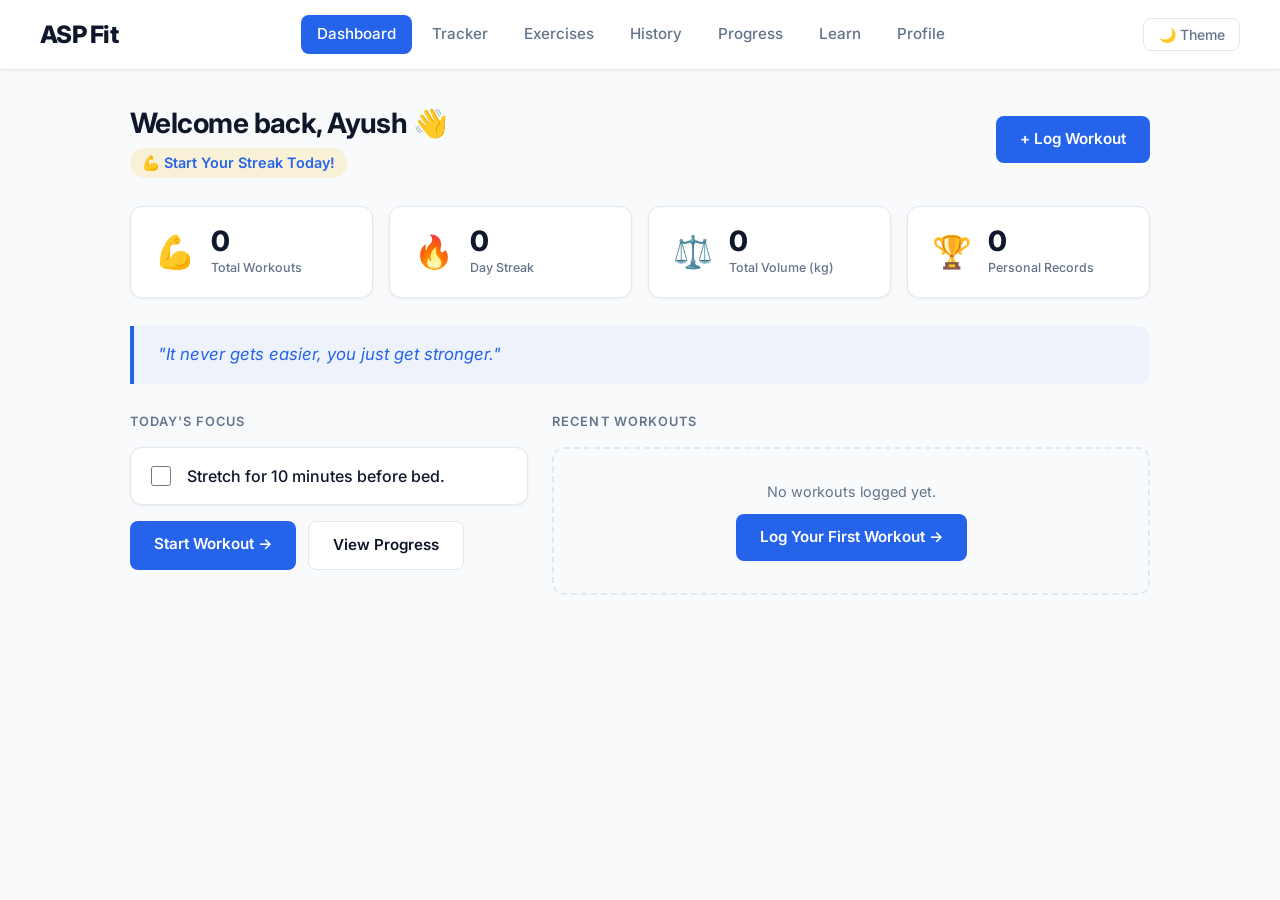
<file: index.html>
<!DOCTYPE html>
<html lang="en">
<head>
    <meta charset="UTF-8">
    <meta name="viewport" content="width=device-width, initial-scale=1.0">
    <meta name="description" content="ASP Fit - A premium, science-backed fitness tracking web app. Track workouts, exercises, history, and progress all in one place.">
    <meta name="theme-color" content="#1a1a1a">
    <title>ASP Fit | Dashboard</title>
    <link rel="stylesheet" href="CSS/main.css">
    <link rel="stylesheet" href="CSS/components.css">
    <link rel="stylesheet" href="CSS/animations.css">
    <link rel="stylesheet" href="CSS/pages.css">
    <!-- Anti-flicker: apply dark theme before first paint -->
    <script>if(localStorage.getItem('theme')==='dark')document.documentElement.classList.add('dark-theme');</script>
    <link rel="manifest" href="manifest.json">
</head>
<body>

    <!-- Top Navigation Bar -->
    <nav class="sidebar">
        <div class="logo">
            <h2>ASP Fit</h2>
        </div>
        <ul class="nav-links">
            <li><a href="index.html" class="active">Dashboard</a></li>
            <li><a href="tracker.html">Tracker</a></li>
            <li><a href="exercises.html">Exercises</a></li>
            <li><a href="history.html">History</a></li>
            <li><a href="progress.html">Progress</a></li>
            <li><a href="learn.html">Learn</a></li>
            <li><a href="profile.html">Profile</a></li>
        </ul>
        <button class="nav-theme-btn" onclick="toggleTheme()">🌙 Theme</button>
    </nav>

    <!-- Main Dashboard Content -->
    <main class="dashboard-content" role="main">

        <!-- Welcome Header -->
        <header class="dashboard-header">
            <div>
                <h1>Welcome back, Ayush 👋</h1>
                <p id="streak-badge" class="streak-badge">💪 Start Your Streak Today!</p>
            </div>
            <a href="tracker.html" class="btn-primary" style="text-decoration:none;">+ Log Workout</a>
        </header>

        <!-- Stats Cards Row -->
        <section class="stats-grid">
            <div class="stat-card card">
                <div class="stat-icon">💪</div>
                <div class="stat-info">
                    <span class="stat-value" id="stat-workouts">0</span>
                    <span class="stat-label">Total Workouts</span>
                </div>
            </div>
            <div class="stat-card card">
                <div class="stat-icon">🔥</div>
                <div class="stat-info">
                    <span class="stat-value" id="stat-streak">0</span>
                    <span class="stat-label">Day Streak</span>
                </div>
            </div>
            <div class="stat-card card">
                <div class="stat-icon">⚖️</div>
                <div class="stat-info">
                    <span class="stat-value" id="stat-volume">0</span>
                    <span class="stat-label">Total Volume (kg)</span>
                </div>
            </div>
            <div class="stat-card card">
                <div class="stat-icon">🏆</div>
                <div class="stat-info">
                    <span class="stat-value" id="stat-prs">0</span>
                    <span class="stat-label">Personal Records</span>
                </div>
            </div>
        </section>

        <!-- Daily Motivation -->
        <section class="daily-quote-section">
            <blockquote id="daily-quote">
                "The only bad workout is the one that didn't happen."
            </blockquote>
        </section>

        <!-- Two column: Task + Recent -->
        <div class="dashboard-grid">

            <!-- Today's Focus -->
            <section class="daily-task-section">
                <h2>Today's Focus</h2>
                <div class="task-card card">
                    <input type="checkbox" id="daily-task-checkbox">
                    <label for="daily-task-checkbox" id="daily-task-text">Hit 10k steps today</label>
                </div>
                <!-- Quick Actions -->
                <div class="quick-actions">
                    <a href="tracker.html" class="btn-primary" style="text-decoration:none;">Start Workout →</a>
                    <a href="progress.html" class="btn-secondary" style="text-decoration:none;">View Progress</a>
                </div>
            </section>

            <!-- Recent Workouts -->
            <section class="recent-activity-section">
                <h2>Recent Workouts</h2>
                <div id="recent-workouts-list">
                    <!-- JS will render real workouts here -->
                </div>
            </section>

        </div>

    </main>

    <script src="JS/app.js"></script>
</body>
</html>
</file>
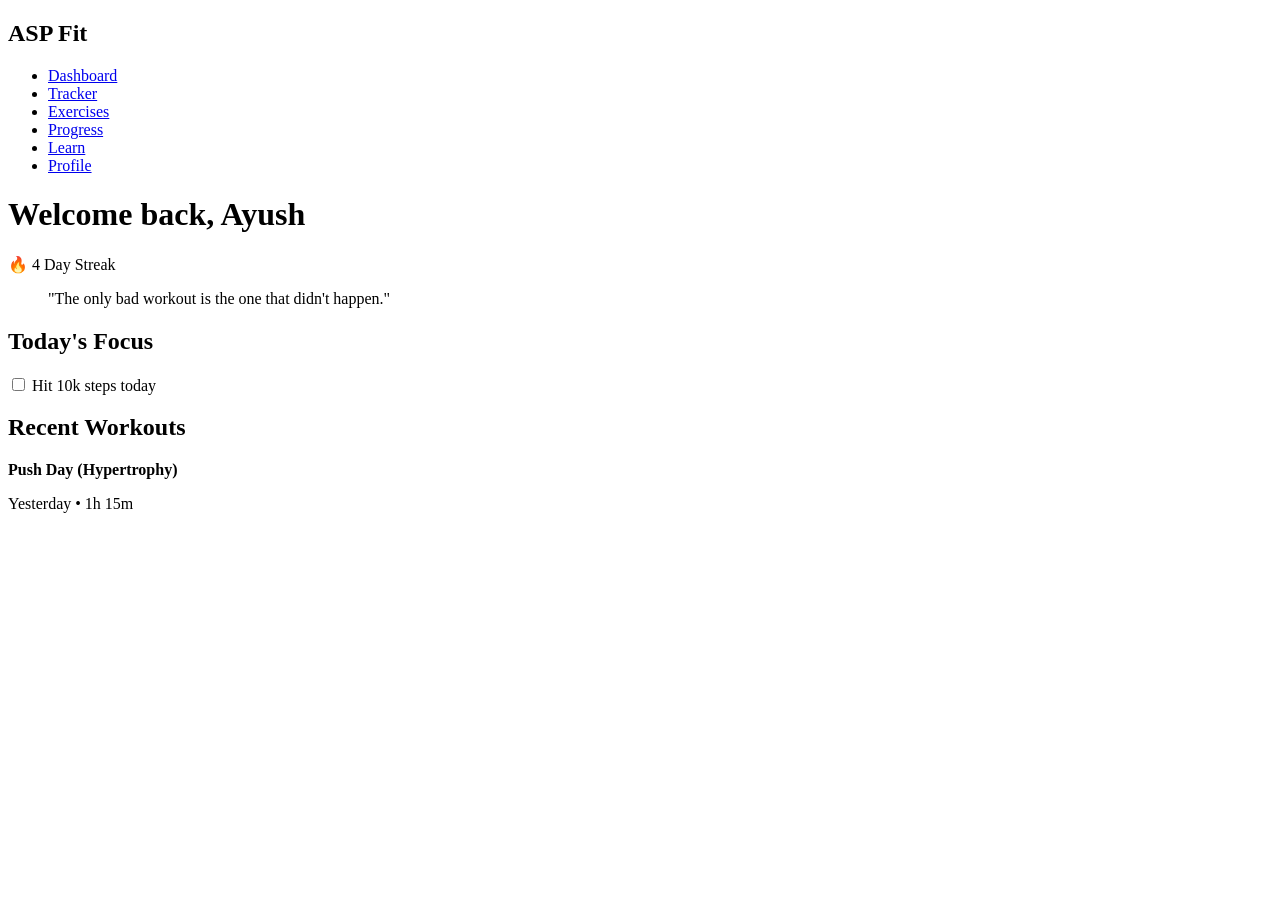
<file: HTML/index.html>
<!DOCTYPE html>
<html lang="en">
<head>
    <meta charset="UTF-8">
    <meta name="viewport" content="width=device-width, initial-scale=1.0">
    <title>ASP Fit | Dashboard</title>
    <!-- We will link CSS files here later -->
    <!-- <link rel="stylesheet" href="css/main.css"> -->
</head>
<body>
    
    <!-- Sidebar Navigation -->
    <nav class="sidebar">
        <div class="logo">
            <h2>ASP Fit</h2>
        </div>
        <ul class="nav-links">
            <li><a href="index.html" class="active">Dashboard</a></li>
            <li><a href="tracker.html">Tracker</a></li>
            <li><a href="exercises.html">Exercises</a></li>
            <li><a href="progress.html">Progress</a></li>
            <li><a href="learn.html">Learn</a></li>
            <li><a href="profile.html">Profile</a></li>
        </ul>
    </nav>

    <!-- Main Dashboard Content -->
    <main class="dashboard-content">
        
        <!-- Welcome Header -->
        <header class="dashboard-header">
            <h1>Welcome back, Ayush</h1>
            <p class="streak-badge">🔥 4 Day Streak</p>
        </header>

        <!-- Daily Motivation Section -->
        <section class="daily-quote-section">
            <blockquote id="daily-quote">
                "The only bad workout is the one that didn't happen."
            </blockquote>
        </section>

        <!-- Daily Task Section -->
        <section class="daily-task-section">
            <h2>Today's Focus</h2>
            <div class="task-card">
                <input type="checkbox" id="daily-task-checkbox">
                <label for="daily-task-checkbox" id="daily-task-text">Hit 10k steps today</label>
            </div>
        </section>

        <!-- Recent Activity Placeholder -->
        <section class="recent-activity-section">
            <h2>Recent Workouts</h2>
            <div class="activity-card">
                <p><strong>Push Day (Hypertrophy)</strong></p>
                <span>Yesterday • 1h 15m</span>
            </div>
        </section>

    </main>

</body>
</html>
</file>
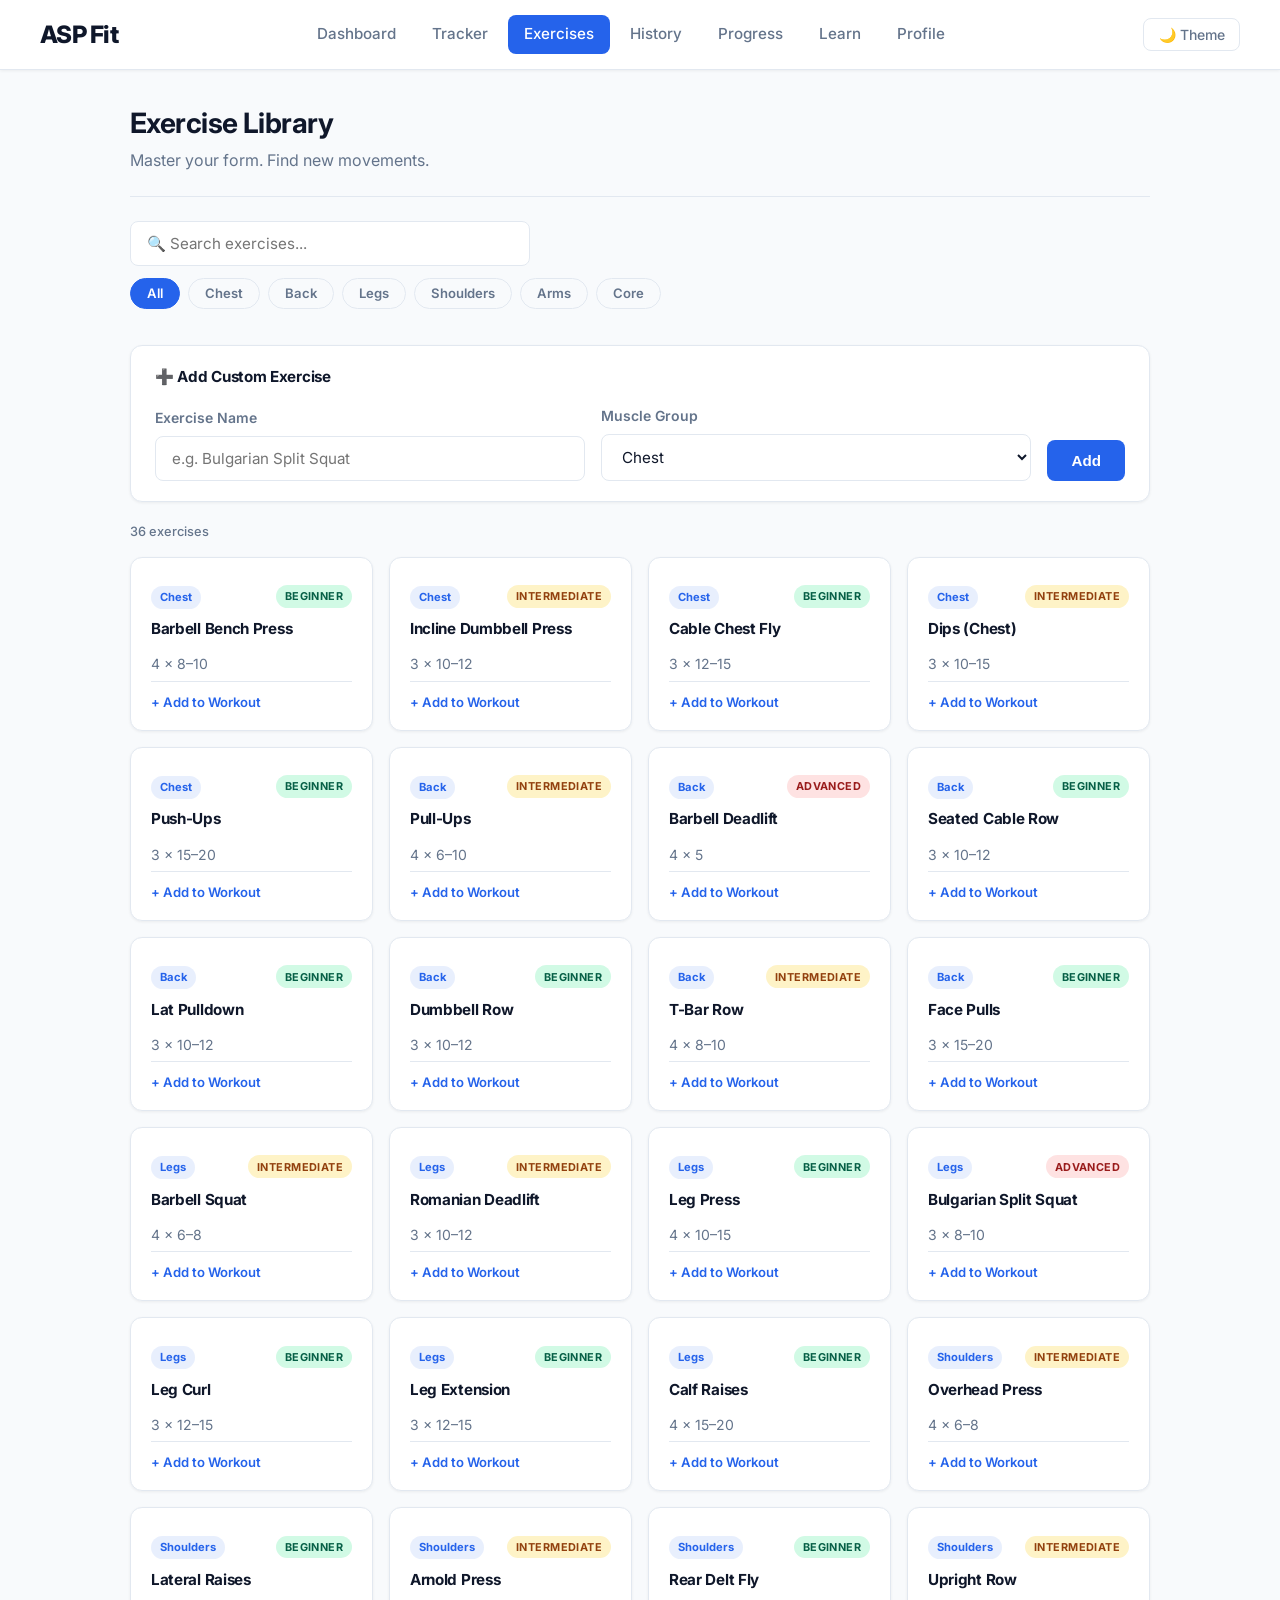
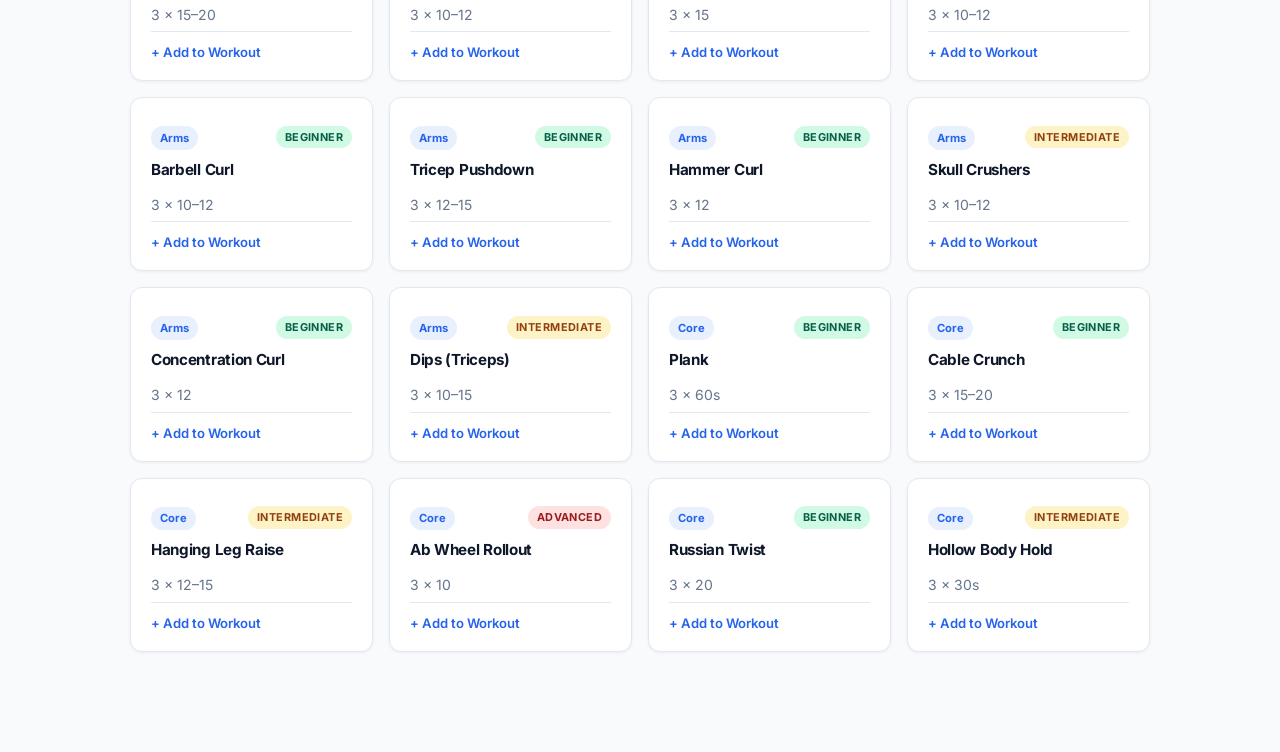
<file: exercises.html>
<!DOCTYPE html>
<html lang="en">
<head>
    <meta charset="UTF-8">
    <meta name="viewport" content="width=device-width, initial-scale=1.0">
    <title>ASP Fit | Exercise Library</title>
    <link rel="stylesheet" href="CSS/main.css">
    <link rel="stylesheet" href="CSS/components.css">
    <link rel="stylesheet" href="CSS/animations.css">
    <link rel="stylesheet" href="CSS/pages.css">
    <script>if(localStorage.getItem('theme')==='dark')document.documentElement.classList.add('dark-theme');</script>
    <link rel="manifest" href="manifest.json">
</head>
<body>

    <!-- Top Navigation Bar -->
    <nav class="sidebar">
        <div class="logo"><h2>ASP Fit</h2></div>
        <ul class="nav-links">
            <li><a href="index.html">Dashboard</a></li>
            <li><a href="tracker.html">Tracker</a></li>
            <li><a href="exercises.html" class="active">Exercises</a></li>
            <li><a href="history.html">History</a></li>
            <li><a href="progress.html">Progress</a></li>
            <li><a href="learn.html">Learn</a></li>
            <li><a href="profile.html">Profile</a></li>
        </ul>
        <button class="nav-theme-btn" onclick="toggleTheme()">🌙 Theme</button>
    </nav>

    <main class="exercises-content" role="main">

        <header class="exercises-header">
            <div>
                <h1>Exercise Library</h1>
                <p>Master your form. Find new movements.</p>
            </div>
        </header>

        <!-- Search + Filter row -->
        <div class="exercises-controls">
            <div class="search-container">
                <input type="text" id="exercise-search" placeholder="🔍 Search exercises...">
            </div>
            <div class="filter-bar" id="filter-bar">
                <button class="filter-btn active" data-muscle="All">All</button>
                <button class="filter-btn" data-muscle="Chest">Chest</button>
                <button class="filter-btn" data-muscle="Back">Back</button>
                <button class="filter-btn" data-muscle="Legs">Legs</button>
                <button class="filter-btn" data-muscle="Shoulders">Shoulders</button>
                <button class="filter-btn" data-muscle="Arms">Arms</button>
                <button class="filter-btn" data-muscle="Core">Core</button>
            </div>
        </div>

        <!-- Add Custom Exercise -->
        <div class="card custom-exercise-form-card">
            <h3>➕ Add Custom Exercise</h3>
            <form id="add-custom-exercise-form">
                <div class="custom-form-row">
                    <div class="input-group">
                        <label for="custom-ex-name">Exercise Name</label>
                        <input type="text" id="custom-ex-name" placeholder="e.g. Bulgarian Split Squat" required>
                    </div>
                    <div class="input-group">
                        <label for="custom-ex-muscle">Muscle Group</label>
                        <select id="custom-ex-muscle" required>
                            <option value="Chest">Chest</option>
                            <option value="Back">Back</option>
                            <option value="Legs">Legs</option>
                            <option value="Shoulders">Shoulders</option>
                            <option value="Arms">Arms</option>
                            <option value="Core">Core</option>
                        </select>
                    </div>
                    <button type="submit" class="btn-primary">Add</button>
                </div>
            </form>
        </div>

        <!-- Exercise Count -->
        <p class="exercise-count" id="exercise-count"></p>

        <!-- Exercise Grid — rendered by JS -->
        <div class="exercise-grid" id="exercise-grid"></div>

        <!-- Toast -->
        <div id="ex-toast" class="toast"></div>

    </main>

    <script src="JS/app.js"></script>
    <script src="JS/exercises.js"></script>
</body>
</html>
</file>
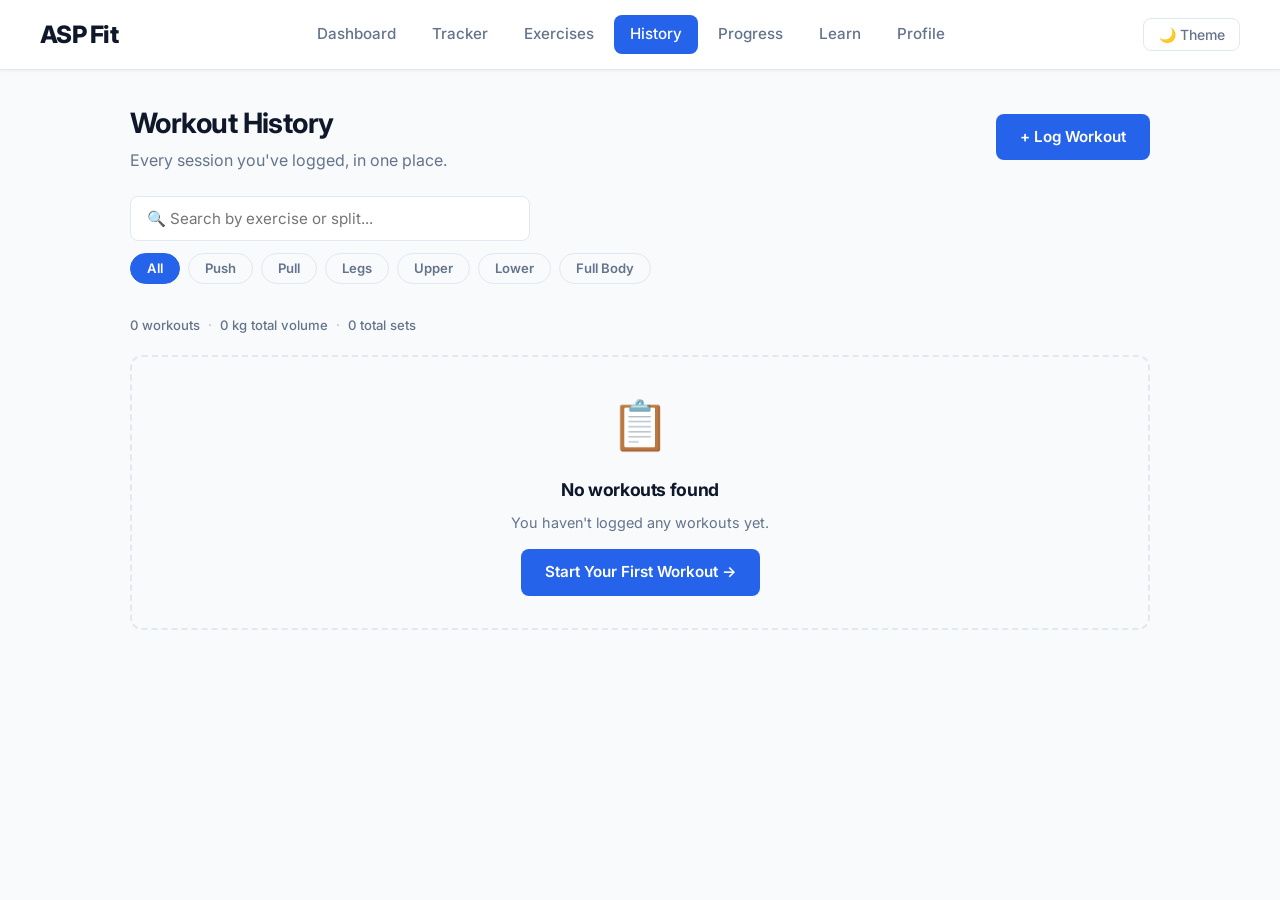
<file: history.html>
<!DOCTYPE html>
<html lang="en">
<head>
    <meta charset="UTF-8">
    <meta name="viewport" content="width=device-width, initial-scale=1.0">
    <title>ASP Fit | Workout History</title>
    <link rel="stylesheet" href="CSS/main.css">
    <link rel="stylesheet" href="CSS/components.css">
    <link rel="stylesheet" href="CSS/animations.css">
    <link rel="stylesheet" href="CSS/pages.css">
    <script>if(localStorage.getItem('theme')==='dark')document.documentElement.classList.add('dark-theme');</script>
    <link rel="manifest" href="manifest.json">
</head>
<body>

    <nav class="sidebar">
        <div class="logo"><h2>ASP Fit</h2></div>
        <ul class="nav-links">
            <li><a href="index.html">Dashboard</a></li>
            <li><a href="tracker.html">Tracker</a></li>
            <li><a href="exercises.html">Exercises</a></li>
            <li><a href="history.html" class="active">History</a></li>
            <li><a href="progress.html">Progress</a></li>
            <li><a href="learn.html">Learn</a></li>
            <li><a href="profile.html">Profile</a></li>
        </ul>
        <button class="nav-theme-btn" onclick="toggleTheme()">🌙 Theme</button>
    </nav>

    <main class="history-content" role="main">

        <header class="history-header">
            <div>
                <h1>Workout History</h1>
                <p>Every session you've logged, in one place.</p>
            </div>
            <a href="tracker.html" class="btn-primary" style="text-decoration:none;">+ Log Workout</a>
        </header>

        <!-- Filter + Search row -->
        <div class="history-controls">
            <div class="search-container">
                <input type="text" id="history-search" placeholder="🔍 Search by exercise or split...">
            </div>
            <div class="filter-bar" id="history-filter-bar">
                <button class="filter-btn active" data-split="All">All</button>
                <button class="filter-btn" data-split="Push">Push</button>
                <button class="filter-btn" data-split="Pull">Pull</button>
                <button class="filter-btn" data-split="Legs">Legs</button>
                <button class="filter-btn" data-split="Upper">Upper</button>
                <button class="filter-btn" data-split="Lower">Lower</button>
                <button class="filter-btn" data-split="Full Body">Full Body</button>
            </div>
        </div>

        <!-- Summary bar -->
        <div class="history-summary">
            <span id="hist-count">0 workouts</span>
            <span class="dot">·</span>
            <span id="hist-volume">0 kg total volume</span>
            <span class="dot">·</span>
            <span id="hist-sets">0 total sets</span>
        </div>

        <!-- Workout list -->
        <div id="history-list"></div>

    </main>

    <!-- Delete confirm toast -->
    <div id="hist-toast" class="toast"></div>

    <script src="JS/app.js"></script>
    <script src="JS/history.js"></script>
</body>
</html>
</file>
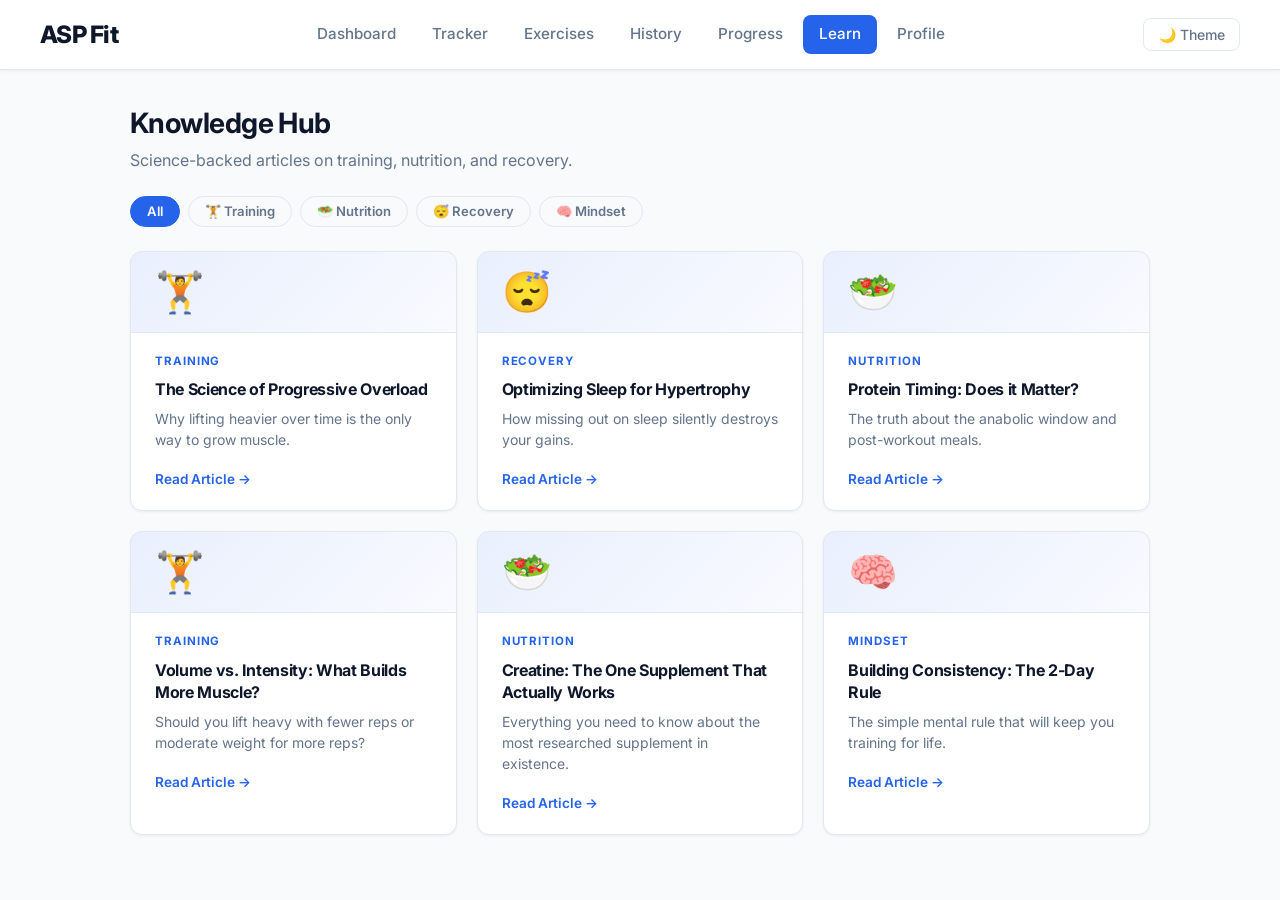
<file: learn.html>
<!DOCTYPE html>
<html lang="en">
<head>
    <meta charset="UTF-8">
    <meta name="viewport" content="width=device-width, initial-scale=1.0">
    <title>ASP Fit | Knowledge Hub</title>
    <link rel="stylesheet" href="CSS/main.css">
    <link rel="stylesheet" href="CSS/components.css">
    <link rel="stylesheet" href="CSS/animations.css">
    <link rel="stylesheet" href="CSS/pages.css">
    <script>if(localStorage.getItem('theme')==='dark')document.documentElement.classList.add('dark-theme');</script>
    <link rel="manifest" href="manifest.json">
</head>
<body>

    <!-- Top Navigation Bar -->
    <nav class="sidebar">
        <div class="logo"><h2>ASP Fit</h2></div>
        <ul class="nav-links">
            <li><a href="index.html">Dashboard</a></li>
            <li><a href="tracker.html">Tracker</a></li>
            <li><a href="exercises.html">Exercises</a></li>
            <li><a href="history.html">History</a></li>
            <li><a href="progress.html">Progress</a></li>
            <li><a href="learn.html" class="active">Learn</a></li>
            <li><a href="profile.html">Profile</a></li>
        </ul>
        <button class="nav-theme-btn" onclick="toggleTheme()">🌙 Theme</button>
    </nav>

    <main class="learn-content" role="main">

        <header class="learn-header">
            <div>
                <h1>Knowledge Hub</h1>
                <p>Science-backed articles on training, nutrition, and recovery.</p>
            </div>
        </header>

        <!-- Category filter pills -->
        <div class="filter-bar learn-filter-bar">
            <button class="filter-btn active" data-cat="All">All</button>
            <button class="filter-btn" data-cat="Training">🏋️ Training</button>
            <button class="filter-btn" data-cat="Nutrition">🥗 Nutrition</button>
            <button class="filter-btn" data-cat="Recovery">😴 Recovery</button>
            <button class="filter-btn" data-cat="Mindset">🧠 Mindset</button>
        </div>

        <!-- Articles Grid -->
        <div class="articles-grid" id="articles-grid">
            <!-- Rendered by learn.js -->
        </div>

    </main>

    <!-- Article Reading Modal -->
    <div id="article-modal" class="modal">
        <div class="modal-overlay" onclick="Learn.closeModal()"></div>
        <div class="modal-content">
            <div class="modal-header">
                <span id="modal-category" class="article-category"></span>
                <button class="modal-close-btn" onclick="Learn.closeModal()">✕</button>
            </div>
            <h2 id="modal-title"></h2>
            <div id="modal-body" class="modal-body"></div>
        </div>
    </div>

    <script src="JS/app.js"></script>
    <script src="JS/learn.js"></script>
</body>
</html>
</file>
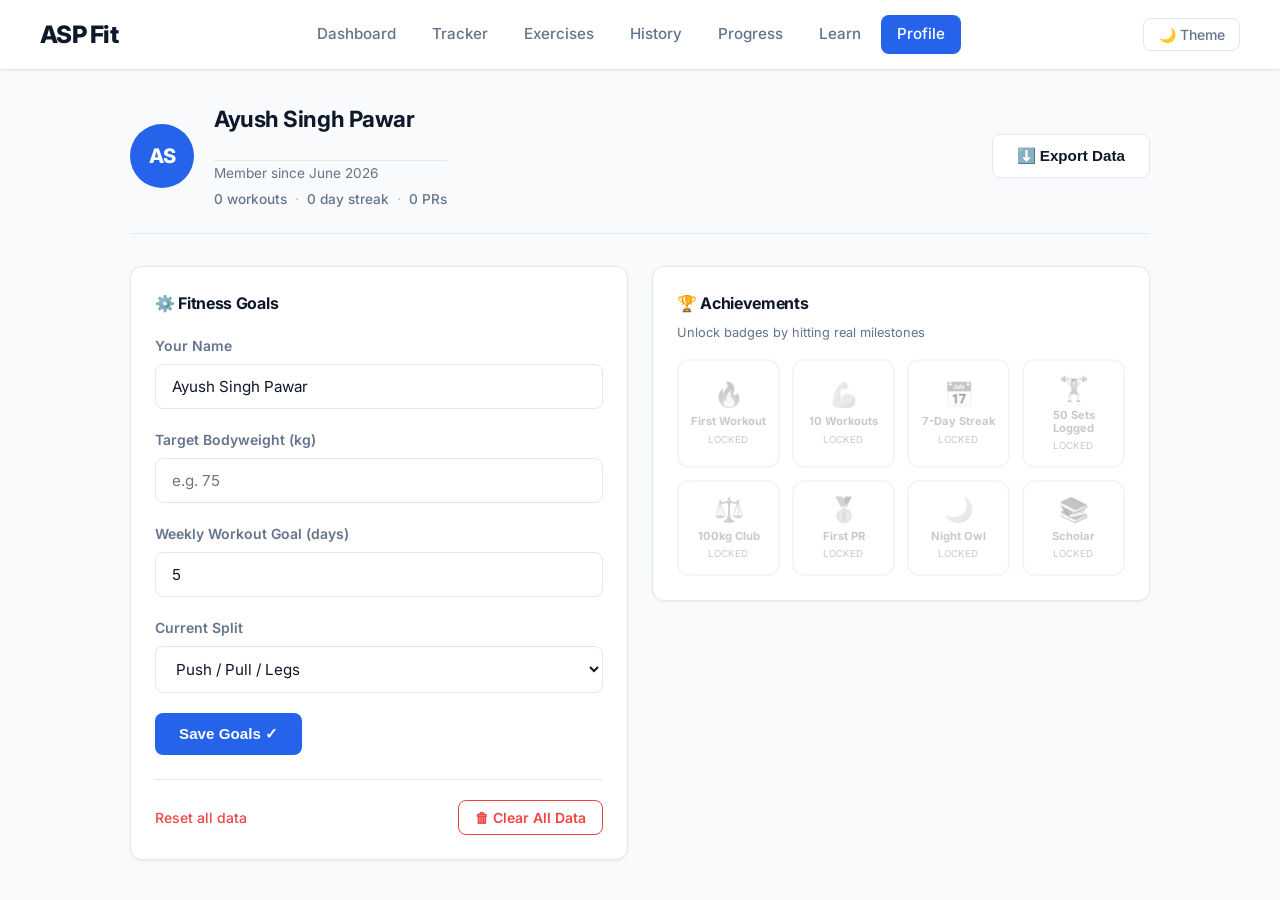
<file: profile.html>
<!DOCTYPE html>
<html lang="en">
<head>
    <meta charset="UTF-8">
    <meta name="viewport" content="width=device-width, initial-scale=1.0">
    <title>ASP Fit | Profile</title>
    <link rel="stylesheet" href="CSS/main.css">
    <link rel="stylesheet" href="CSS/components.css">
    <link rel="stylesheet" href="CSS/animations.css">
    <link rel="stylesheet" href="CSS/pages.css">
    <script>if(localStorage.getItem('theme')==='dark')document.documentElement.classList.add('dark-theme');</script>
    <link rel="manifest" href="manifest.json">
</head>
<body>

    <!-- Top Navigation Bar -->
    <nav class="sidebar">
        <div class="logo"><h2>ASP Fit</h2></div>
        <ul class="nav-links">
            <li><a href="index.html">Dashboard</a></li>
            <li><a href="tracker.html">Tracker</a></li>
            <li><a href="exercises.html">Exercises</a></li>
            <li><a href="history.html">History</a></li>
            <li><a href="progress.html">Progress</a></li>
            <li><a href="learn.html">Learn</a></li>
            <li><a href="profile.html" class="active">Profile</a></li>
        </ul>
        <button class="nav-theme-btn" onclick="toggleTheme()">🌙 Theme</button>
    </nav>

    <main class="profile-content" role="main">

        <!-- Profile Header -->
        <header class="profile-header">
            <div class="profile-info-layout">
                <div class="profile-avatar" id="profile-avatar">AP</div>
                <div class="user-details">
                    <h1 id="profile-name">Ayush Singh Pawar</h1>
                    <p class="join-date">Member since June 2026</p>
                    <div class="profile-mini-stats">
                        <span id="ph-workouts">0 workouts</span>
                        <span class="dot">·</span>
                        <span id="ph-streak">0 day streak</span>
                        <span class="dot">·</span>
                        <span id="ph-prs">0 PRs</span>
                    </div>
                </div>
            </div>
            <button id="export-data-btn" class="btn-secondary">⬇️ Export Data</button>
        </header>

        <div class="profile-grid">

            <!-- Goals & Settings -->
            <section class="goals-section card">
                <h2>⚙️ Fitness Goals</h2>
                <form id="goals-form">
                    <div class="input-group">
                        <label for="profile-name-input">Your Name</label>
                        <input type="text" id="profile-name-input" placeholder="e.g. Ayush Singh Pawar">
                    </div>
                    <div class="input-group">
                        <label for="target-weight">Target Bodyweight (kg)</label>
                        <input type="number" id="target-weight" placeholder="e.g. 75">
                    </div>
                    <div class="input-group">
                        <label for="weekly-workouts">Weekly Workout Goal (days)</label>
                        <input type="number" id="weekly-workouts" placeholder="e.g. 5" min="1" max="7">
                    </div>
                    <div class="input-group">
                        <label for="current-program">Current Split</label>
                        <select id="current-program">
                            <option value="PPL">Push / Pull / Legs</option>
                            <option value="Bro Split">Bro Split</option>
                            <option value="Upper / Lower">Upper / Lower</option>
                            <option value="Full Body">Full Body</option>
                            <option value="5/3/1">5/3/1</option>
                        </select>
                    </div>
                    <button type="submit" class="btn-primary">Save Goals ✓</button>
                </form>
                <p id="goals-toast" class="goals-saved-msg" style="display:none;">✅ Goals saved!</p>

                <!-- Danger zone -->
                <div class="danger-zone">
                    <p>Reset all data</p>
                    <button id="reset-data-btn" class="btn-danger">🗑 Clear All Data</button>
                </div>
            </section>

            <!-- Achievements -->
            <section class="achievements-section card">
                <h2>🏆 Achievements</h2>
                <p class="profile-sub">Unlock badges by hitting real milestones</p>
                <div class="badges-grid" id="badges-grid">
                    <!-- Rendered by profile.js -->
                </div>
            </section>

        </div>

    </main>
    <script src="JS/app.js"></script>
    <script src="JS/profile.js"></script>
</body>
</html>
</file>
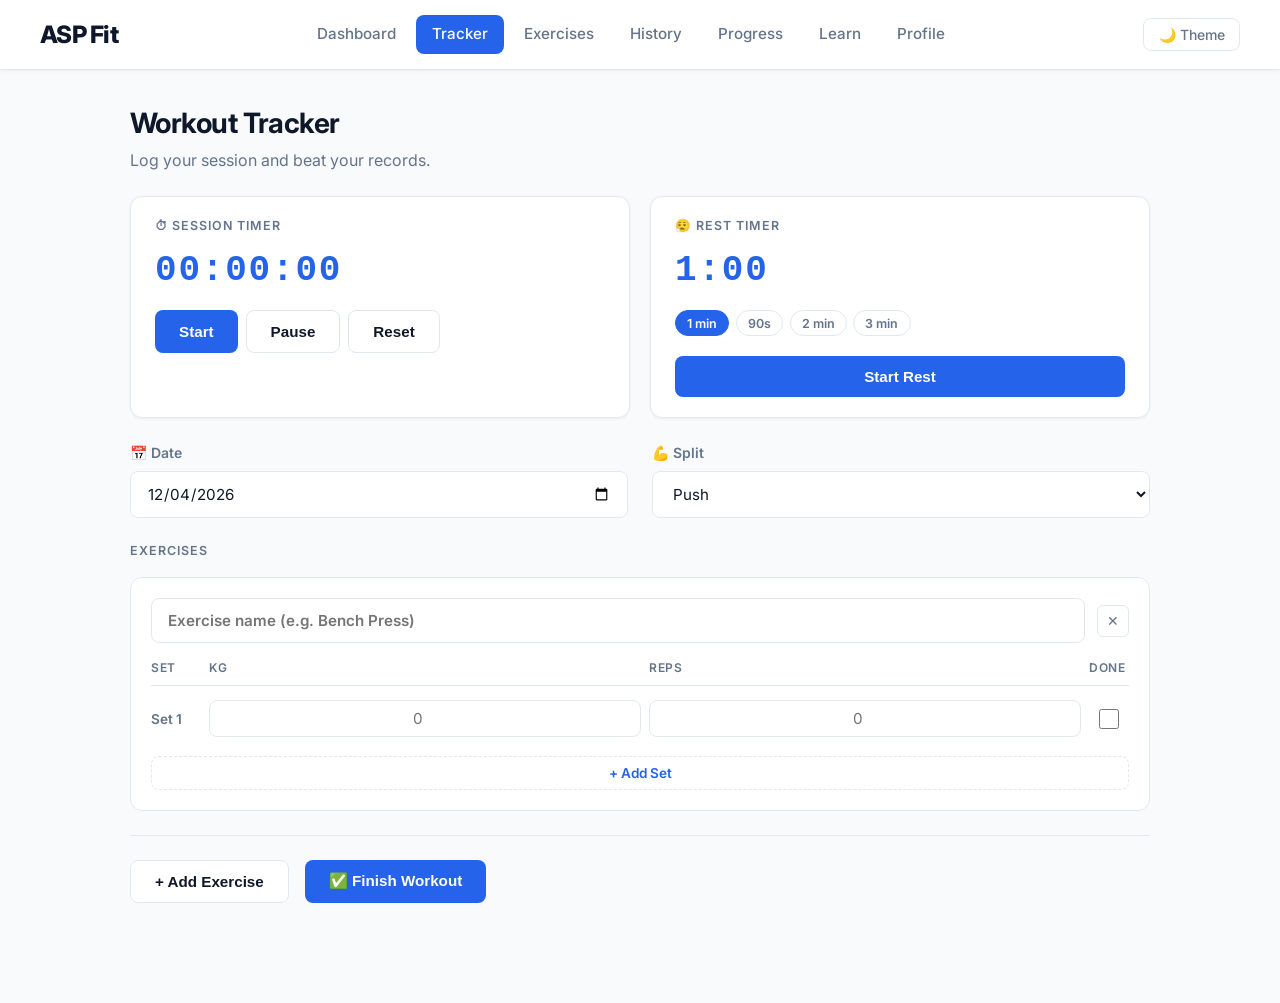
<file: tracker.html>
<!DOCTYPE html>
<html lang="en">
<head>
    <meta charset="UTF-8">
    <meta name="viewport" content="width=device-width, initial-scale=1.0">
    <title>ASP Fit | Tracker</title>
    <link rel="stylesheet" href="CSS/main.css">
    <link rel="stylesheet" href="CSS/components.css">
    <link rel="stylesheet" href="CSS/animations.css">
    <link rel="stylesheet" href="CSS/pages.css">
    <script>if(localStorage.getItem('theme')==='dark')document.documentElement.classList.add('dark-theme');</script>
    <link rel="manifest" href="manifest.json">
</head>
<body>

    <!-- Top Navigation Bar -->
    <nav class="sidebar">
        <div class="logo"><h2>ASP Fit</h2></div>
        <ul class="nav-links">
            <li><a href="index.html">Dashboard</a></li>
            <li><a href="tracker.html" class="active">Tracker</a></li>
            <li><a href="exercises.html">Exercises</a></li>
            <li><a href="history.html">History</a></li>
            <li><a href="progress.html">Progress</a></li>
            <li><a href="learn.html">Learn</a></li>
            <li><a href="profile.html">Profile</a></li>
        </ul>
        <button class="nav-theme-btn" onclick="toggleTheme()">🌙 Theme</button>
    </nav>

    <main class="tracker-content" role="main">

        <!-- Header -->
        <header class="tracker-header">
            <div>
                <h1>Workout Tracker</h1>
                <p>Log your session and beat your records.</p>
            </div>
        </header>

        <!-- Timers Row -->
        <div class="timers-row">

            <!-- Stopwatch -->
            <div class="timer-card card">
                <p class="timer-label">⏱ Session Timer</p>
                <div id="stopwatch-display" class="stopwatch-display">00:00:00</div>
                <div class="stopwatch-controls">
                    <button id="sw-start-btn" class="btn-primary">Start</button>
                    <button id="sw-stop-btn" class="btn-secondary">Pause</button>
                    <button id="sw-reset-btn" class="btn-secondary">Reset</button>
                </div>
            </div>

            <!-- Rest Timer -->
            <div class="timer-card card">
                <p class="timer-label">😮‍💨 Rest Timer</p>
                <div id="rest-display" class="stopwatch-display">1:00</div>
                <div class="rest-duration-select">
                    <button class="rest-btn active" data-secs="60">1 min</button>
                    <button class="rest-btn" data-secs="90">90s</button>
                    <button class="rest-btn" data-secs="120">2 min</button>
                    <button class="rest-btn" data-secs="180">3 min</button>
                </div>
                <button id="start-timer-btn" class="btn-primary" style="margin-top:0.75rem; width:100%;">Start Rest</button>
            </div>

        </div>

        <!-- Workout Form -->
        <section class="workout-logging-section">
            <form id="workout-form">

                <!-- Session metadata -->
                <div class="session-metadata">
                    <div class="input-group">
                        <label for="workout-date">📅 Date</label>
                        <input type="date" id="workout-date" required>
                    </div>
                    <div class="input-group">
                        <label for="workout-type">💪 Split</label>
                        <select id="workout-type">
                            <option value="Push">Push</option>
                            <option value="Pull">Pull</option>
                            <option value="Legs">Legs</option>
                            <option value="Full Body">Full Body</option>
                            <option value="Upper">Upper</option>
                            <option value="Lower">Lower</option>
                            <option value="Cardio">Cardio</option>
                        </select>
                    </div>
                </div>

                <!-- Exercise blocks container -->
                <div id="exercise-list-container">
                    <p class="section-label">Exercises</p>
                    <!-- JS adds blocks here -->
                </div>

                <!-- Actions -->
                <div class="form-actions">
                    <button type="button" id="add-exercise-btn" class="btn-secondary">+ Add Exercise</button>
                    <button type="submit" id="finish-workout-btn" class="btn-primary">✅ Finish Workout</button>
                </div>

            </form>
        </section>

        <!-- Toast notification -->
        <div id="toast" class="toast"></div>

    </main>

    <script src="JS/app.js"></script>
    <script src="JS/tracker.js"></script>
</body>
</html>
</file>
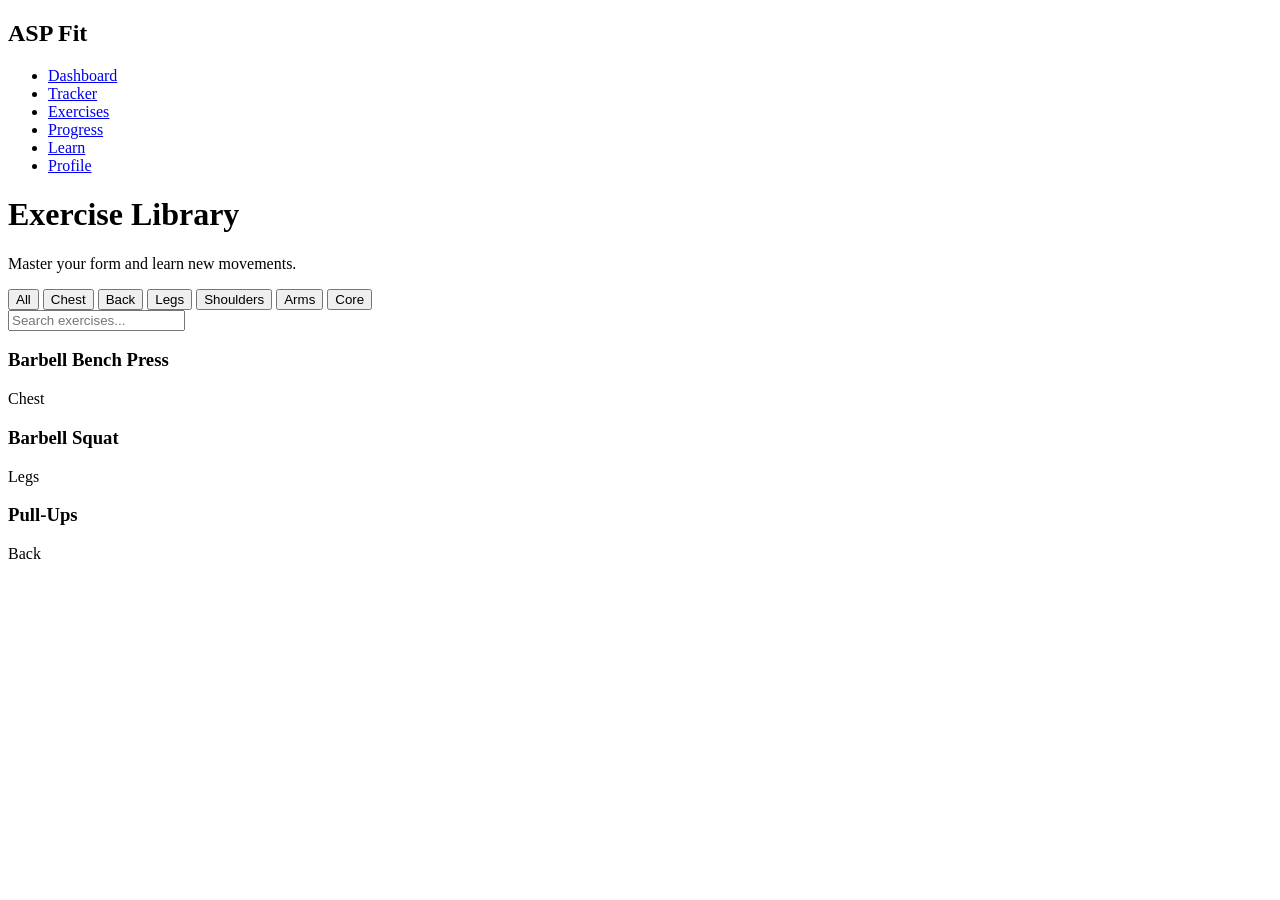
<file: HTML/exercises.html>
<!DOCTYPE html>
<html lang="en">
<head>
    <meta charset="UTF-8">
    <meta name="viewport" content="width=device-width, initial-scale=1.0">
    <title>ASP Fit | Exercise Library</title>
</head>
<body>
    
    <!-- Sidebar Navigation -->
    <nav class="sidebar">
        <div class="logo">
            <h2>ASP Fit</h2>
        </div>
        <ul class="nav-links">
            <li><a href="index.html">Dashboard</a></li>
            <li><a href="tracker.html">Tracker</a></li>
            <li><a href="exercises.html" class="active">Exercises</a></li>
            <li><a href="progress.html">Progress</a></li>
            <li><a href="learn.html">Learn</a></li>
            <li><a href="profile.html">Profile</a></li>
        </ul>
    </nav>

    <!-- Main Exercises Content -->
    <main class="exercises-content">
        
        <header class="exercises-header">
            <h1>Exercise Library</h1>
            <p>Master your form and learn new movements.</p>
        </header>

        <!-- Filter Bar -->
        <section class="filter-section">
            <div class="filter-bar">
                <button class="filter-btn active">All</button>
                <button class="filter-btn">Chest</button>
                <button class="filter-btn">Back</button>
                <button class="filter-btn">Legs</button>
                <button class="filter-btn">Shoulders</button>
                <button class="filter-btn">Arms</button>
                <button class="filter-btn">Core</button>
            </div>
            
            <!-- Search Bar -->
            <div class="search-container">
                <input type="text" id="exercise-search" placeholder="Search exercises...">
            </div>
        </section>

        <!-- Exercise Grid -->
        <section class="exercise-grid-section">
            <div class="exercise-grid" id="exercise-grid">
                
                <!-- Example Exercise Card 1 -->
                <div class="exercise-card" data-muscle="Chest">
                    <div class="card-front">
                        <h3>Barbell Bench Press</h3>
                        <span class="muscle-tag">Chest</span>
                    </div>
                </div>

                <!-- Example Exercise Card 2 -->
                <div class="exercise-card" data-muscle="Legs">
                    <div class="card-front">
                        <h3>Barbell Squat</h3>
                        <span class="muscle-tag">Legs</span>
                    </div>
                </div>

                <!-- Example Exercise Card 3 -->
                <div class="exercise-card" data-muscle="Back">
                    <div class="card-front">
                        <h3>Pull-Ups</h3>
                        <span class="muscle-tag">Back</span>
                    </div>
                </div>

            </div>
        </section>

    </main>

</body>
</html>
</file>
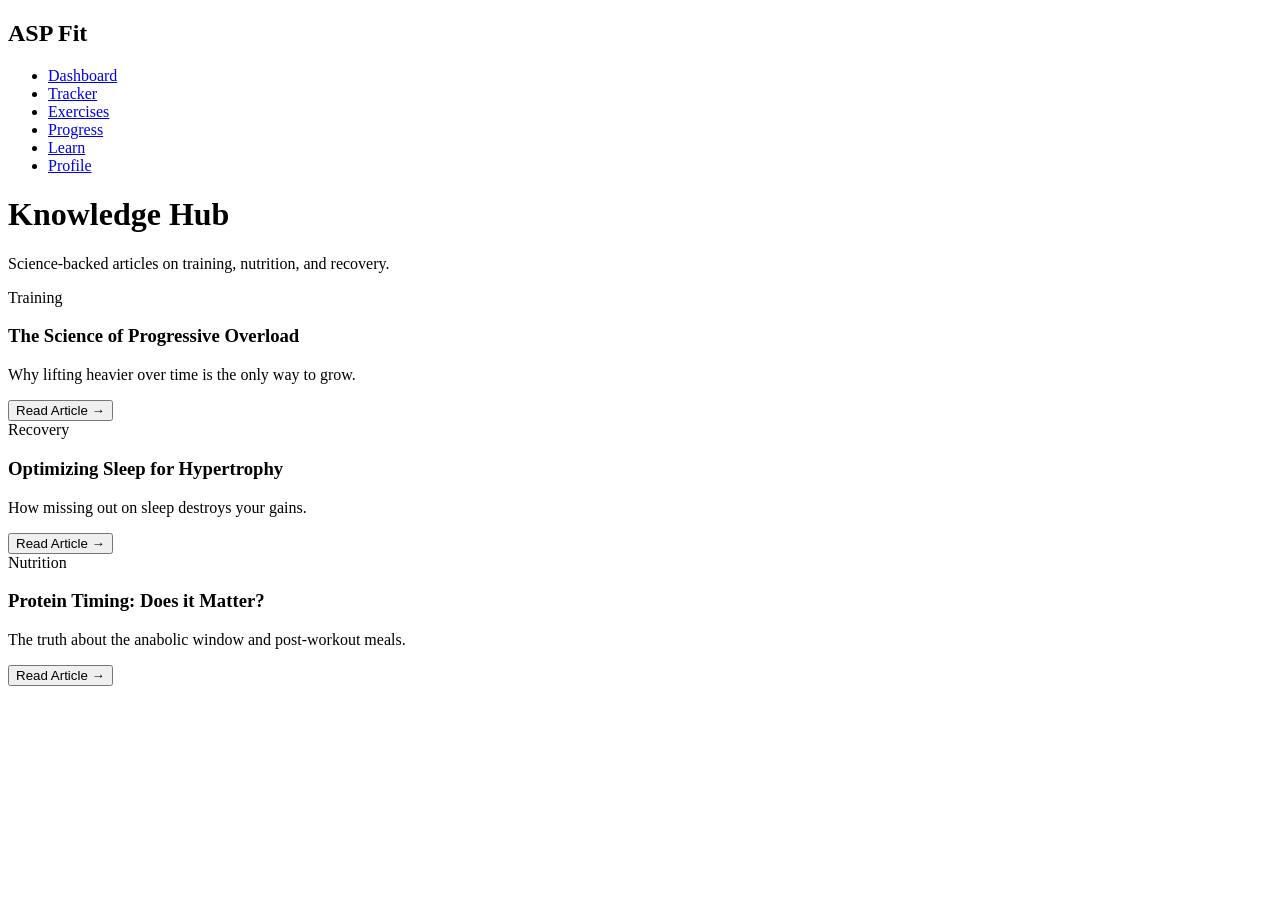
<file: HTML/learn.html>
<!DOCTYPE html>
<html lang="en">
<head>
    <meta charset="UTF-8">
    <meta name="viewport" content="width=device-width, initial-scale=1.0">
    <title>ASP Fit | Knowledge Hub</title>
</head>
<body>
    
    <!-- Sidebar Navigation -->
    <nav class="sidebar">
        <div class="logo">
            <h2>ASP Fit</h2>
        </div>
        <ul class="nav-links">
            <li><a href="index.html">Dashboard</a></li>
            <li><a href="tracker.html">Tracker</a></li>
            <li><a href="exercises.html">Exercises</a></li>
            <li><a href="progress.html">Progress</a></li>
            <li><a href="learn.html" class="active">Learn</a></li>
            <li><a href="profile.html">Profile</a></li>
        </ul>
    </nav>

    <!-- Main Learn Content -->
    <main class="learn-content">
        
        <header class="learn-header">
            <h1>Knowledge Hub</h1>
            <p>Science-backed articles on training, nutrition, and recovery.</p>
        </header>

        <section class="article-grid-section">
            <div class="article-grid">
                
                <!-- Article Card 1 -->
                <article class="article-card">
                    <div class="article-image-placeholder"></div>
                    <div class="article-content">
                        <span class="article-category">Training</span>
                        <h3>The Science of Progressive Overload</h3>
                        <p>Why lifting heavier over time is the only way to grow.</p>
                        <button class="btn-read-more">Read Article →</button>
                    </div>
                </article>

                <!-- Article Card 2 -->
                <article class="article-card">
                    <div class="article-image-placeholder"></div>
                    <div class="article-content">
                        <span class="article-category">Recovery</span>
                        <h3>Optimizing Sleep for Hypertrophy</h3>
                        <p>How missing out on sleep destroys your gains.</p>
                        <button class="btn-read-more">Read Article →</button>
                    </div>
                </article>

                <!-- Article Card 3 -->
                <article class="article-card">
                    <div class="article-image-placeholder"></div>
                    <div class="article-content">
                        <span class="article-category">Nutrition</span>
                        <h3>Protein Timing: Does it Matter?</h3>
                        <p>The truth about the anabolic window and post-workout meals.</p>
                        <button class="btn-read-more">Read Article →</button>
                    </div>
                </article>

            </div>
        </section>

        <!-- Article Reading Modal (Hidden by default, triggered by JS later) -->
        <div id="article-modal" class="modal" style="display: none;">
            <div class="modal-content">
                <span class="close-modal">&times;</span>
                <h2 id="modal-title">Article Title</h2>
                <div id="modal-body">
                    <!-- JavaScript will inject the full article text here -->
                </div>
            </div>
        </div>

    </main>

</body>
</html>
</file>
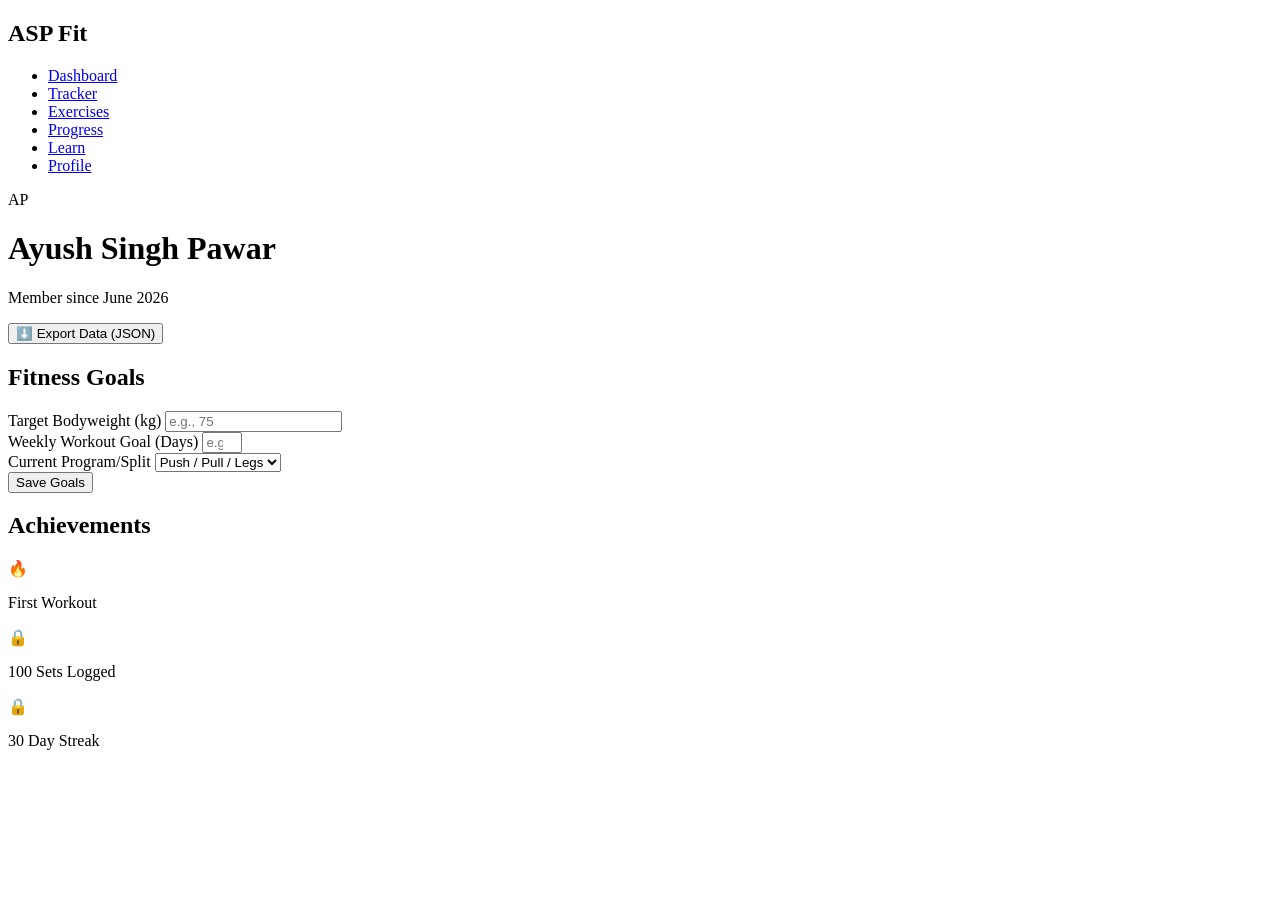
<file: HTML/profile.html>
<!DOCTYPE html>
<html lang="en">
<head>
    <meta charset="UTF-8">
    <meta name="viewport" content="width=device-width, initial-scale=1.0">
    <title>ASP Fit | Profile</title>
</head>
<body>
    
    <!-- Sidebar Navigation -->
    <nav class="sidebar">
        <div class="logo">
            <h2>ASP Fit</h2>
        </div>
        <ul class="nav-links">
            <li><a href="index.html">Dashboard</a></li>
            <li><a href="tracker.html">Tracker</a></li>
            <li><a href="exercises.html">Exercises</a></li>
            <li><a href="progress.html">Progress</a></li>
            <li><a href="learn.html">Learn</a></li>
            <li><a href="profile.html" class="active">Profile</a></li>
        </ul>
    </nav>

    <!-- Main Profile Content -->
    <main class="profile-content">
        
        <!-- Profile Header -->
        <header class="profile-header">
            <div class="profile-info-layout">
                <div class="avatar-placeholder">AP</div>
                <div class="user-details">
                    <h1>Ayush Singh Pawar</h1>
                    <p class="join-date">Member since June 2026</p>
                </div>
            </div>
            <!-- Export button so you own your data -->
            <button id="export-data-btn" class="btn-secondary">⬇️ Export Data (JSON)</button>
        </header>

        <div class="profile-grid">
            
            <!-- Goals & Settings Form -->
            <section class="goals-section card">
                <h2>Fitness Goals</h2>
                <form id="goals-form">
                    
                    <div class="input-group">
                        <label for="target-weight">Target Bodyweight (kg)</label>
                        <input type="number" id="target-weight" placeholder="e.g., 75">
                    </div>

                    <div class="input-group">
                        <label for="weekly-workouts">Weekly Workout Goal (Days)</label>
                        <input type="number" id="weekly-workouts" placeholder="e.g., 5" min="1" max="7">
                    </div>

                    <div class="input-group">
                        <label for="current-program">Current Program/Split</label>
                        <select id="current-program">
                            <option value="PPL">Push / Pull / Legs</option>
                            <option value="Bro Split">Bro Split</option>
                            <option value="Upper / Lower">Upper / Lower</option>
                            <option value="Full Body">Full Body</option>
                        </select>
                    </div>

                    <button type="submit" class="btn-primary">Save Goals</button>
                </form>
            </section>

            <!-- Achievements / Badges Showcase -->
            <section class="achievements-section card">
                <h2>Achievements</h2>
                <div class="badges-grid">
                    
                    <!-- Example Badge 1 -->
                    <div class="badge earned">
                        <div class="badge-icon">🔥</div>
                        <p>First Workout</p>
                    </div>

                    <!-- Example Badge 2 (Locked) -->
                    <div class="badge locked">
                        <div class="badge-icon">🔒</div>
                        <p>100 Sets Logged</p>
                    </div>

                    <!-- Example Badge 3 (Locked) -->
                    <div class="badge locked">
                        <div class="badge-icon">🔒</div>
                        <p>30 Day Streak</p>
                    </div>

                </div>
            </section>

        </div>

    </main>

</body>
</html>
</file>
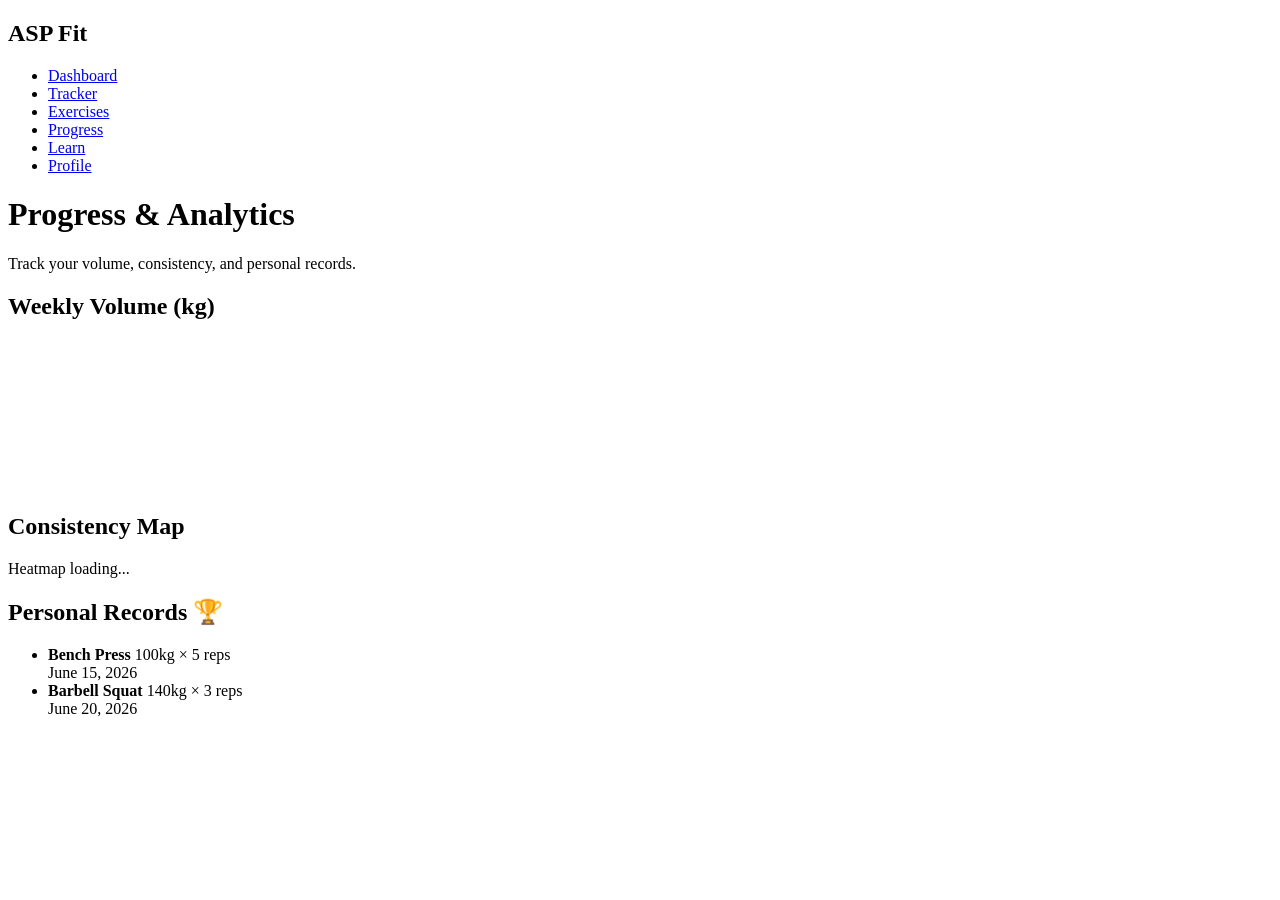
<file: HTML/progress.html>
<!DOCTYPE html>
<html lang="en">
<head>
    <meta charset="UTF-8">
    <meta name="viewport" content="width=device-width, initial-scale=1.0">
    <title>ASP Fit | Progress</title>
</head>
<body>
    
    <!-- Sidebar Navigation -->
    <nav class="sidebar">
        <div class="logo">
            <h2>ASP Fit</h2>
        </div>
        <ul class="nav-links">
            <li><a href="index.html">Dashboard</a></li>
            <li><a href="tracker.html">Tracker</a></li>
            <li><a href="exercises.html">Exercises</a></li>
            <li><a href="progress.html" class="active">Progress</a></li>
            <li><a href="learn.html">Learn</a></li>
            <li><a href="profile.html">Profile</a></li>
        </ul>
    </nav>

    <!-- Main Progress Content -->
    <main class="progress-content">
        
        <header class="progress-header">
            <h1>Progress & Analytics</h1>
            <p>Track your volume, consistency, and personal records.</p>
        </header>

        <!-- We use a grid to lay out the different analytics cards -->
        <div class="analytics-grid">
            
            <!-- Chart Section -->
            <section class="chart-section card">
                <h2>Weekly Volume (kg)</h2>
                <div class="chart-container">
                    <!-- JavaScript/Chart.js will draw the graph on this canvas -->
                    <canvas id="volumeChart"></canvas>
                </div>
            </section>

            <!-- Heatmap Section -->
            <section class="heatmap-section card">
                <h2>Consistency Map</h2>
                <div id="consistency-heatmap" class="heatmap-grid">
                    <!-- JavaScript will inject the GitHub-style 52-week grid here -->
                    <p class="placeholder-text">Heatmap loading...</p>
                </div>
            </section>

            <!-- Personal Records Section -->
            <section class="pr-section card">
                <h2>Personal Records 🏆</h2>
                <ul id="pr-list" class="pr-list">
                    
                    <!-- Example PR Items (JS will replace these with real data later) -->
                    <li class="pr-item">
                        <div class="pr-info">
                            <strong>Bench Press</strong>
                            <span>100kg × 5 reps</span>
                        </div>
                        <span class="pr-date">June 15, 2026</span>
                    </li>
                    
                    <li class="pr-item">
                        <div class="pr-info">
                            <strong>Barbell Squat</strong>
                            <span>140kg × 3 reps</span>
                        </div>
                        <span class="pr-date">June 20, 2026</span>
                    </li>

                </ul>
            </section>

        </div>

    </main>

</body>
</html>
</file>
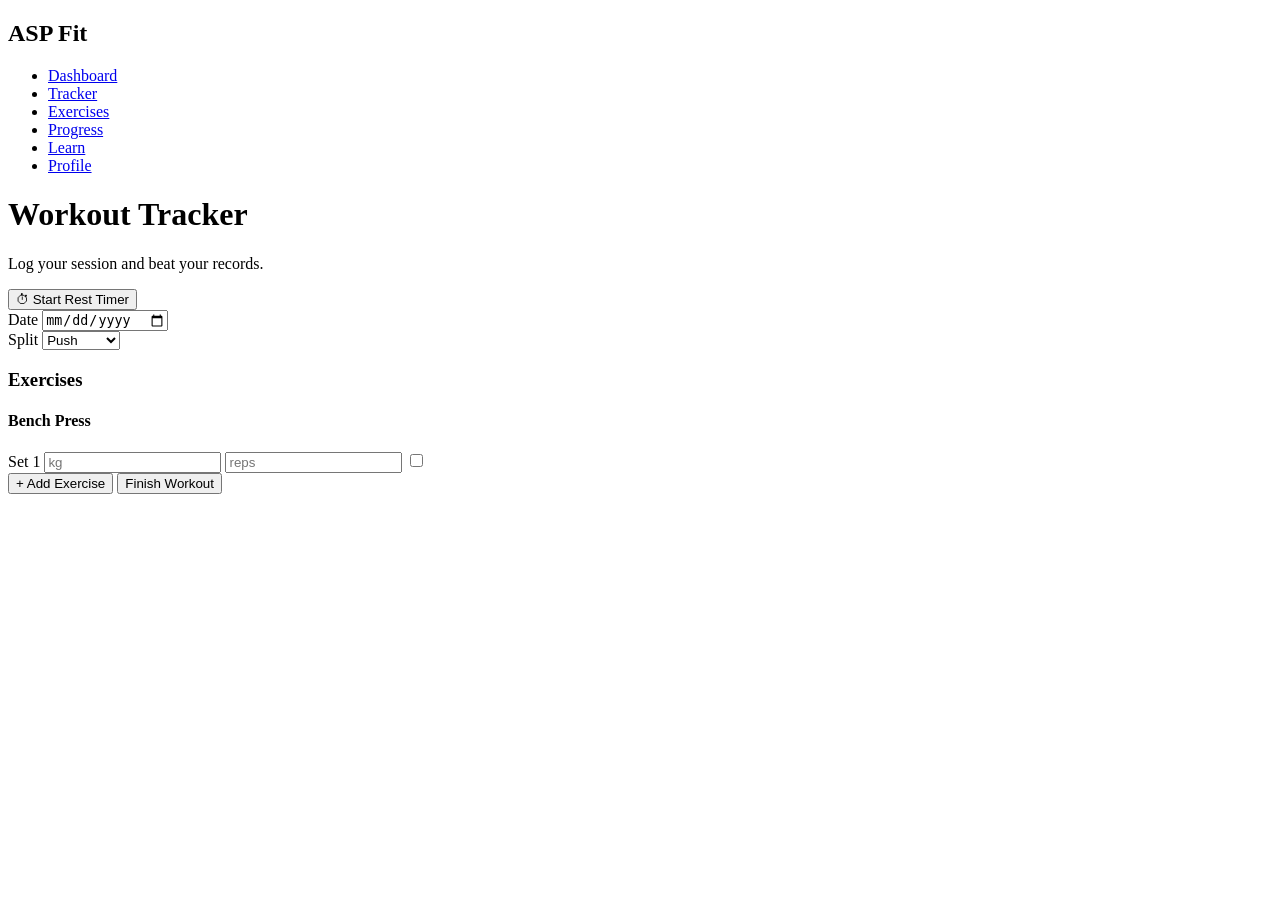
<file: HTML/tracker.html>
<!DOCTYPE html>
<html lang="en">
<head>
    <meta charset="UTF-8">
    <meta name="viewport" content="width=device-width, initial-scale=1.0">
    <title>ASP Fit | Tracker</title>
</head>
<body>
    
    <!-- Sidebar Navigation -->
    <nav class="sidebar">
        <div class="logo">
            <h2>ASP Fit</h2>
        </div>
        <ul class="nav-links">
            <li><a href="index.html">Dashboard</a></li>
            <li><a href="tracker.html" class="active">Tracker</a></li>
            <li><a href="exercises.html">Exercises</a></li>
            <li><a href="progress.html">Progress</a></li>
            <li><a href="learn.html">Learn</a></li>
            <li><a href="profile.html">Profile</a></li>
        </ul>
    </nav>

    <!-- Main Tracker Content -->
    <main class="tracker-content">
        
        <!-- Tracker Header -->
        <header class="tracker-header">
            <div>
                <h1>Workout Tracker</h1>
                <p>Log your session and beat your records.</p>
            </div>
            <!-- The Bright Blue Primary Button -->
            <button id="start-timer-btn" class="btn-primary">⏱ Start Rest Timer</button>
        </header>

        <!-- Workout Form -->
        <section class="workout-logging-section">
            <form id="workout-form">
                
                <!-- Session Details -->
                <div class="session-metadata">
                    <div class="input-group">
                        <label for="workout-date">Date</label>
                        <input type="date" id="workout-date" required>
                    </div>
                    
                    <div class="input-group">
                        <label for="workout-type">Split</label>
                        <select id="workout-type">
                            <option value="Push">Push</option>
                            <option value="Pull">Pull</option>
                            <option value="Legs">Legs</option>
                            <option value="Full Body">Full Body</option>
                        </select>
                    </div>
                </div>

                <!-- Exercise List (JavaScript will add rows here dynamically) -->
                <div id="exercise-list-container">
                    <h3>Exercises</h3>
                    
                    <!-- Example of a single exercise block -->
                    <div class="exercise-block">
                        <h4>Bench Press</h4>
                        <div class="set-row">
                            <span class="set-number">Set 1</span>
                            <input type="number" placeholder="kg" class="weight-input">
                            <input type="number" placeholder="reps" class="reps-input">
                            <input type="checkbox" class="done-check">
                        </div>
                    </div>
                </div>

                <!-- Action Buttons -->
                <div class="form-actions">
                    <button type="button" id="add-exercise-btn" class="btn-secondary">+ Add Exercise</button>
                    <button type="submit" id="finish-workout-btn" class="btn-primary">Finish Workout</button>
                </div>
                
            </form>
        </section>

    </main>

</body>
</html>
</file>
<file: CSS/main.css>
@import url('https://fonts.googleapis.com/css2?family=Inter:wght@400;500;600;700;800&display=swap');

/* --- CSS Variables (Design Tokens) --- */
:root {
    --bg-primary:         #F8FAFC;
    --bg-surface:         #FFFFFF;
    --bg-hover:           #F1F5F9;

    --accent-blue:        #2563EB;
    --accent-blue-hover:  #1D4ED8;

    --text-primary:       #0F172A;
    --text-secondary:     #64748B;

    --border-color:       #E2E8F0;
    --border-radius:      12px;
    --shadow-sm:          0 1px 3px rgba(0,0,0,0.06);
    --shadow-md:          0 4px 12px rgba(0,0,0,0.08);

    --input-bg:           #FFFFFF;
    --input-border:       #E2E8F0;
}

/* --- Dark Mode Variables --- */
body.dark-theme,
html.dark-theme body {
    --bg-primary:         #0F172A;
    --bg-surface:         #1E293B;
    --bg-hover:           #273549;

    --text-primary:       #F8FAFC;
    --text-secondary:     #94A3B8;

    --border-color:       #334155;
    --shadow-sm:          0 1px 3px rgba(0,0,0,0.4);
    --shadow-md:          0 4px 12px rgba(0,0,0,0.5);

    --input-bg:           #0F172A;
    --input-border:       #334155;
}

/* --- Global Resets --- */
*, *::before, *::after {
    margin: 0;
    padding: 0;
    box-sizing: border-box;
}

body {
    font-family: 'Inter', sans-serif;
    background-color: var(--bg-primary);
    color: var(--text-primary);
    line-height: 1.5;
    min-height: 100vh;
    /* NOTE: No display:flex here — top navbar is fixed, content flows normally */
}

h1, h2, h3, h4 {
    font-weight: 700;
    letter-spacing: -0.02em;
    color: var(--text-primary);
}

a {
    text-decoration: none;
    color: inherit;
}

ul {
    list-style: none;
}
</file>
<file: CSS/components.css>
/* CSS/components.css */

/* --- Top Navigation Bar --- */
.sidebar {
    position: fixed;
    top: 0;
    left: 0;
    width: 100%;
    height: 70px;
    background-color: var(--bg-surface);
    border-bottom: 1px solid var(--border-color);
    display: flex;
    align-items: center;
    justify-content: space-between;
    padding: 0 2.5rem;
    z-index: 100;
    box-shadow: var(--shadow-sm);
}

/* Shrink navbar padding on medium screens so links don't overflow */
@media (max-width: 1100px) {
    .sidebar { padding: 0 1.25rem; }
    .nav-links a { padding: 0.45rem 0.65rem; font-size: 0.85rem; }
    .sidebar .logo h2 { font-size: 1.2rem; }
}

.sidebar .logo h2 {
    color: var(--text-primary);
    font-size: 1.5rem;
    font-weight: 800;
    white-space: nowrap;
    letter-spacing: -0.03em;
}

.nav-links {
    display: flex;
    align-items: center;
    gap: 0.25rem;
    list-style: none;
    margin: 0;
    padding: 0;
}

.nav-links li {
    margin-bottom: 0;
}

.nav-links a {
    display: block;
    padding: 0.5rem 1rem;
    border-radius: 8px;
    color: var(--text-secondary);
    font-weight: 500;
    font-size: 0.95rem;
    transition: all 0.2s ease;
    white-space: nowrap;
}

.nav-links a:hover {
    background-color: var(--bg-hover);
    color: var(--text-primary);
}

.nav-links a.active {
    background-color: var(--accent-blue);
    color: #FFFFFF;
}

/* Theme toggle button on the right */
.nav-theme-btn {
    background: none;
    border: 1px solid var(--border-color);
    border-radius: 8px;
    padding: 0.45rem 0.9rem;
    font-size: 0.875rem;
    cursor: pointer;
    color: var(--text-secondary);
    font-family: inherit;
    font-weight: 500;
    transition: all 0.2s ease;
    white-space: nowrap;
}

.nav-theme-btn:hover {
    background-color: var(--bg-hover);
    color: var(--text-primary);
}

/* --- Main Layout Wrappers --- */
/* Push content below the fixed 64px navbar */
.dashboard-content, .tracker-content, .exercises-content,
.history-content, .progress-content, .learn-content, .profile-content {
    margin: 0 auto;
    width: 100%;
    max-width: 1100px;
    padding: 2rem 2.5rem;
    padding-top: calc(70px + 2rem);
}

/* --- Cards --- */
.card, .task-card, .activity-card, .exercise-card, .article-card {
    background-color: var(--bg-surface);
    border: 1px solid var(--border-color);
    border-radius: var(--border-radius);
    padding: 1.5rem;
    box-shadow: var(--shadow-sm);
    transition: box-shadow 0.2s ease, transform 0.2s ease;
}

.card:hover, .task-card:hover, .activity-card:hover, .exercise-card:hover, .article-card:hover {
    box-shadow: var(--shadow-md);
    transform: translateY(-2px);
}

/* --- Buttons --- */
.btn-primary {
    background-color: var(--accent-blue);
    color: #FFFFFF;
    border: none;
    padding: 0.75rem 1.5rem;
    border-radius: 8px;
    font-weight: 600;
    font-size: 0.95rem;
    cursor: pointer;
    transition: background-color 0.2s ease;
}

.btn-primary:hover {
    background-color: var(--accent-blue-hover);
}

.btn-secondary {
    background-color: var(--bg-surface);
    color: var(--text-primary);
    border: 1px solid var(--border-color);
    padding: 0.75rem 1.5rem;
    border-radius: 8px;
    font-weight: 600;
    font-size: 0.95rem;
    cursor: pointer;
    transition: background-color 0.2s ease;
}

.btn-secondary:hover {
    background-color: var(--bg-hover);
}

/* --- Form Inputs --- */
.input-group {
    display: flex;
    flex-direction: column;
    margin-bottom: 1.25rem;
}

.input-group label {
    font-size: 0.875rem;
    font-weight: 600;
    margin-bottom: 0.5rem;
    color: var(--text-secondary);
}

input[type="text"],
input[type="number"],
input[type="date"],
select {
    padding: 0.75rem 1rem;
    border: 1px solid var(--input-border);
    border-radius: 8px;
    background-color: var(--input-bg);
    color: var(--text-primary);
    font-family: inherit;
    font-size: 0.95rem;
    outline: none;
    transition: border-color 0.2s ease;
}

input:focus, select:focus {
    border-color: var(--accent-blue);
    box-shadow: 0 0 0 3px rgba(37, 99, 235, 0.1);
}

/* --- Mobile: Bottom Tab Bar (screens under 768px) --- */
@media (max-width: 768px) {
    .sidebar {
        flex-direction: row;
        width: 100%;
        height: 60px;
        top: auto;
        bottom: 0;
        padding: 0;
        border-top: 1px solid var(--border-color);
        border-bottom: none;
        justify-content: space-around;
    }

    .sidebar .logo {
        display: none;
    }

    .nav-theme-btn {
        display: none;
    }

    .nav-links {
        width: 100%;
        justify-content: space-around;
        gap: 0;
    }

    .nav-links li {
        flex: 1;
        text-align: center;
    }

    .nav-links a {
        padding: 0.5rem 0.25rem;
        font-size: 0.7rem;
        border-radius: 0;
    }

    .dashboard-content, .tracker-content, .exercises-content,
    .history-content, .progress-content, .learn-content, .profile-content {
        padding: 1.5rem 1rem;
        padding-top: 1.5rem;
        padding-bottom: 80px;
    }
}

/* --- Dark Mode Component Overrides --- */
body.dark-theme .card,
body.dark-theme .task-card,
body.dark-theme .activity-card,
body.dark-theme .exercise-card,
body.dark-theme .article-card {
    box-shadow: 0 4px 6px -1px rgba(0,0,0,0.5);
}

body.dark-theme input,
body.dark-theme select {
    background-color: #0F172A;
    color: #F8FAFC;
}

/* Dark mode overrides for hardcoded colors */
body.dark-theme .heatmap-cell.level-0 { background-color: #334155; }
body.dark-theme .badge.earned { background: rgba(245,158,11,0.12); }
body.dark-theme .difficulty-tag.beginner { background: #064E3B; color: #6EE7B7; }
body.dark-theme .difficulty-tag.intermediate { background: #78350F; color: #FCD34D; }
body.dark-theme .difficulty-tag.advanced { background: #7F1D1D; color: #FCA5A5; }
body.dark-theme .remove-block-btn:hover { background: #3B1F1F; }
body.dark-theme .modal-close-btn:hover { background: #3B1F1F; color: #FCA5A5; border-color: #EF4444; }
body.dark-theme .daily-quote-section blockquote { background-color: rgba(37,99,235,0.12); }

/* --- Custom Exercise Badge Style --- */
.custom-ex-card {
    border-left: 4px solid var(--accent-blue) !important;
}
</file>
<file: CSS/animations.css>
.dashboard-content, 
.tracker-content, 
.exercises-content, 
.history-content,
.progress-content, 
.learn-content, 
.profile-content {
    animation: fadeUp 0.6s cubic-bezier(0.16, 1, 0.3, 1) forwards;
    opacity: 0; 
}

@keyframes fadeUp {
    0% {
        opacity: 0;
        transform: translateY(15px);
    }
    100% {
        opacity: 1;
        transform: translateY(0);
    }
}
#start-timer-btn {
    animation: gentlePulse 2s infinite;
}

@keyframes gentlePulse {
    0% {
        box-shadow: 0 0 0 0 rgba(37, 99, 235, 0.4);
    }
    70% {
        box-shadow: 0 0 0 10px rgba(37, 99, 235, 0);
    }
    100% {
        box-shadow: 0 0 0 0 rgba(37, 99, 235, 0);
    }
}

.streak-badge {
    display: inline-block;
    padding: 0.25rem 0.75rem;
    background: rgba(255, 184, 0, 0.15); /* Soft gold background */
    color: #B45309; /* Deep orange/gold text */
    border-radius: 20px;
    font-size: 0.875rem;
    font-weight: 600;
    margin-top: 0.5rem;
    animation: flicker 3s infinite alternate;
}

@keyframes flicker {
    0%, 100% { opacity: 1; }
    50% { opacity: 0.85; }
}
</file>
<file: CSS/pages.css>
/* ================================
   HISTORY - history.html
================================ */
.history-header {
    display: flex;
    justify-content: space-between;
    align-items: center;
    margin-bottom: 1.5rem;
    flex-wrap: wrap;
    gap: 1rem;
}
.history-header h1 { font-size: 1.75rem; margin-bottom: 0.25rem; }
.history-header p  { color: var(--text-secondary); }

.history-controls {
    display: flex;
    flex-direction: column;
    gap: 0.75rem;
    margin-bottom: 1rem;
}

/* Summary bar */
.history-summary {
    display: flex;
    align-items: center;
    gap: 0.5rem;
    font-size: 0.82rem;
    color: var(--text-secondary);
    font-weight: 500;
    margin-bottom: 1.25rem;
}
.history-summary .dot { opacity: 0.4; }

/* Workout card */
.hist-card {
    margin-bottom: 1rem;
    padding: 1.25rem 1.5rem !important;
    transition: box-shadow 0.2s ease;
}
.hist-card:hover { box-shadow: var(--shadow-md); }

.hist-card-header {
    display: flex;
    justify-content: space-between;
    align-items: center;
    gap: 1rem;
    flex-wrap: wrap;
}

.hist-card-meta {
    display: flex;
    align-items: center;
    gap: 1rem;
}

/* Date badge */
.hist-date-badge {
    display: flex;
    flex-direction: column;
    align-items: center;
    justify-content: center;
    background: rgba(37,99,235,0.08);
    border: 1px solid rgba(37,99,235,0.2);
    border-radius: 10px;
    padding: 0.5rem 0.75rem;
    min-width: 52px;
    flex-shrink: 0;
}
.hist-month {
    font-size: 0.65rem;
    font-weight: 700;
    color: var(--accent-blue);
    letter-spacing: 0.08em;
}
.hist-day {
    font-size: 1.4rem;
    font-weight: 800;
    color: var(--text-primary);
    line-height: 1;
}

.hist-split-name {
    font-size: 1rem;
    font-weight: 700;
    margin-bottom: 0.2rem;
}
.hist-stats-line {
    font-size: 0.8rem;
    color: var(--text-secondary);
}

/* Card action buttons */
.hist-card-actions {
    display: flex;
    align-items: center;
    gap: 0.6rem;
    flex-shrink: 0;
}

.hist-toggle-btn {
    background: none;
    border: 1px solid var(--border-color);
    border-radius: 8px;
    padding: 0.4rem 0.85rem;
    font-size: 0.8rem;
    font-weight: 600;
    cursor: pointer;
    color: var(--text-secondary);
    font-family: inherit;
    transition: all 0.2s;
    white-space: nowrap;
}
.hist-toggle-btn:hover {
    background: var(--bg-hover);
    color: var(--text-primary);
}

.hist-delete-btn {
    background: none;
    border: 1px solid var(--border-color);
    border-radius: 8px;
    width: 34px;
    height: 34px;
    cursor: pointer;
    font-size: 0.9rem;
    display: flex;
    align-items: center;
    justify-content: center;
    transition: all 0.2s;
}
.hist-delete-btn:hover { background: #FEE2E2; border-color: #EF4444; }

/* Collapsible body */
.hist-card-body {
    max-height: 0;
    overflow: hidden;
    transition: max-height 0.35s ease, padding-top 0.2s ease;
}
.hist-card-body.open {
    max-height: 2000px;
    padding-top: 1.25rem;
}

/* Exercise within card */
.hist-exercise {
    padding: 0.75rem 0;
    border-top: 1px solid var(--border-color);
}
.hist-exercise:first-child { border-top: none; }

.hist-ex-name {
    font-size: 0.9rem;
    font-weight: 600;
    margin-bottom: 0.5rem;
}

.hist-sets {
    display: flex;
    flex-direction: column;
    gap: 0.3rem;
}

.hist-set-row {
    display: grid;
    grid-template-columns: 50px 80px 80px auto;
    align-items: center;
    font-size: 0.8rem;
    color: var(--text-secondary);
    padding: 0.2rem 0;
}
.hist-set-row.done { color: var(--text-primary); }

.hist-done-tag {
    font-size: 0.7rem;
    color: #10B981;
    font-weight: 700;
}

/* Empty state */
.empty-state {
    text-align: center;
    padding: 4rem 2rem;
    color: var(--text-secondary);
}
.empty-icon { font-size: 3rem; margin-bottom: 1rem; }
.empty-state h3 { font-size: 1.1rem; color: var(--text-primary); margin-bottom: 0.5rem; }
.empty-state p  { font-size: 0.9rem; }

@media (max-width: 768px) {
    .history-header   { flex-direction: column; align-items: flex-start; }
    .hist-card-header { flex-direction: column; align-items: flex-start; }
    .hist-card-actions { width: 100%; justify-content: flex-start; }
    .hist-set-row     { grid-template-columns: 40px 70px 70px auto; }
}

/* ================================
   DASHBOARD - index.html
================================ */
.dashboard-header {
    display: flex;
    justify-content: space-between;
    align-items: center;
    margin-bottom: 1.75rem;
    flex-wrap: wrap;
    gap: 1rem;
}

.dashboard-header h1 {
    font-size: 1.75rem;
    margin-bottom: 0.25rem;
}

.streak-badge {
    display: inline-block;
    font-size: 0.9rem;
    font-weight: 600;
    color: var(--accent-blue);
    margin: 0;
}

/* 4 stats cards in a row */
.stats-grid {
    display: grid;
    grid-template-columns: repeat(4, 1fr);
    gap: 1rem;
    margin-bottom: 1.75rem;
}

.stat-card {
    display: flex;
    align-items: center;
    gap: 1rem;
    padding: 1.25rem 1.5rem !important;
}

.stat-icon {
    font-size: 2rem;
    line-height: 1;
}

.stat-info {
    display: flex;
    flex-direction: column;
}

.stat-value {
    font-size: 1.75rem;
    font-weight: 800;
    color: var(--text-primary);
    line-height: 1;
}

.stat-label {
    font-size: 0.78rem;
    color: var(--text-secondary);
    margin-top: 0.25rem;
    font-weight: 500;
}

/* Quote banner */
.daily-quote-section {
    margin-bottom: 1.75rem;
}

.daily-quote-section blockquote {
    font-size: 1.05rem;
    font-style: italic;
    color: var(--accent-blue);
    border-left: 4px solid var(--accent-blue);
    padding: 1rem 1.5rem;
    background-color: rgba(37, 99, 235, 0.05);
    border-radius: 0 var(--border-radius) var(--border-radius) 0;
    margin: 0;
}

/* 2-column grid below quote */
.dashboard-grid {
    display: grid;
    grid-template-columns: 1fr 1.5fr;
    gap: 1.5rem;
}

.daily-task-section h2,
.recent-activity-section h2 {
    font-size: 0.8rem;
    margin-bottom: 1rem;
    color: var(--text-secondary);
    text-transform: uppercase;
    letter-spacing: 0.08em;
    font-weight: 600;
}

.task-card {
    display: flex;
    align-items: center;
    gap: 1rem;
    padding: 1rem 1.25rem !important;
    margin-bottom: 1rem;
}

.task-card input[type="checkbox"] {
    width: 20px;
    height: 20px;
    accent-color: var(--accent-blue);
    cursor: pointer;
    flex-shrink: 0;
}

.task-card label {
    font-size: 1rem;
    font-weight: 500;
    cursor: pointer;
}

.quick-actions {
    display: flex;
    gap: 0.75rem;
    margin-top: 1rem;
    flex-wrap: wrap;
}

.activity-card {
    display: flex;
    justify-content: space-between;
    align-items: center;
    margin-bottom: 0.75rem;
    padding: 1rem 1.25rem !important;
}

.activity-card:last-child {
    margin-bottom: 0;
}

.empty-state {
    padding: 2rem;
    text-align: center;
    color: var(--text-secondary);
    border: 2px dashed var(--border-color);
    border-radius: var(--border-radius);
}

/* Responsive */
@media (max-width: 900px) {
    .stats-grid { grid-template-columns: repeat(2, 1fr); }
    .dashboard-grid { grid-template-columns: 1fr; }
}
@media (max-width: 480px) {
    .stats-grid { grid-template-columns: repeat(2, 1fr); }
}



/* ================================
   TRACKER - tracker.html
================================ */
.tracker-header {
    margin-bottom: 1.5rem;
}
.tracker-header h1 { font-size: 1.75rem; margin-bottom: 0.25rem; }
.tracker-header p { color: var(--text-secondary); }

/* Two timer cards side by side */
.timers-row {
    display: grid;
    grid-template-columns: 1fr 1fr;
    gap: 1.25rem;
    margin-bottom: 1.5rem;
}

.timer-card {
    padding: 1.25rem 1.5rem !important;
}

.timer-label {
    font-size: 0.78rem;
    text-transform: uppercase;
    letter-spacing: 0.08em;
    color: var(--text-secondary);
    font-weight: 600;
    margin-bottom: 0.5rem;
}

.stopwatch-display {
    font-family: 'Courier New', monospace;
    font-size: 2.25rem;
    font-weight: 700;
    color: var(--accent-blue);
    letter-spacing: 0.05em;
    margin-bottom: 0.75rem;
}

.stopwatch-controls {
    display: flex;
    gap: 0.5rem;
}

/* Rest duration pill buttons */
.rest-duration-select {
    display: flex;
    gap: 0.4rem;
    flex-wrap: wrap;
    margin-bottom: 0.5rem;
}

.rest-btn {
    padding: 0.3rem 0.7rem;
    border: 1px solid var(--border-color);
    border-radius: 20px;
    background: none;
    font-size: 0.78rem;
    font-weight: 600;
    cursor: pointer;
    color: var(--text-secondary);
    transition: all 0.2s;
    font-family: inherit;
}

.rest-btn.active,
.rest-btn:hover {
    background: var(--accent-blue);
    color: #fff;
    border-color: var(--accent-blue);
}

/* Session metadata */
.session-metadata {
    display: flex;
    gap: 1.5rem;
    margin-bottom: 1.5rem;
    flex-wrap: wrap;
}
.session-metadata .input-group {
    flex: 1;
    min-width: 160px;
    margin-bottom: 0;
}

.section-label {
    font-size: 0.78rem;
    text-transform: uppercase;
    letter-spacing: 0.08em;
    color: var(--text-secondary);
    font-weight: 600;
    margin-bottom: 1rem;
}

/* Exercise block */
.exercise-block {
    background: var(--bg-surface);
    border: 1px solid var(--border-color);
    border-radius: var(--border-radius);
    padding: 1.25rem;
    margin-bottom: 1rem;
}

.exercise-block-header {
    display: flex;
    gap: 0.75rem;
    align-items: center;
    margin-bottom: 1rem;
}

.exercise-name-input {
    flex: 1;
    font-weight: 600;
    font-size: 1rem;
}

.remove-block-btn {
    background: none;
    border: 1px solid var(--border-color);
    border-radius: 6px;
    width: 32px;
    height: 32px;
    cursor: pointer;
    color: var(--text-secondary);
    font-size: 0.85rem;
    transition: all 0.2s;
    flex-shrink: 0;
}
.remove-block-btn:hover { background: #FEE2E2; border-color: #DC2626; color: #DC2626; }

/* Sets table header */
.sets-table-header {
    display: grid;
    grid-template-columns: 50px 1fr 1fr 40px;
    gap: 0.5rem;
    padding: 0 0 0.5rem 0;
    border-bottom: 1px solid var(--border-color);
    margin-bottom: 0.5rem;
    font-size: 0.75rem;
    font-weight: 600;
    color: var(--text-secondary);
    text-transform: uppercase;
    letter-spacing: 0.05em;
}

/* Set row */
.set-row {
    display: grid;
    grid-template-columns: 50px 1fr 1fr 40px;
    gap: 0.5rem;
    align-items: center;
    padding: 0.4rem 0;
}

.set-number {
    font-size: 0.85rem;
    color: var(--text-secondary);
    font-weight: 600;
}

.set-row input[type="number"] {
    width: 100% !important;
    text-align: center;
    padding: 0.5rem;
}

.set-row input[type="checkbox"] {
    width: 20px;
    height: 20px;
    accent-color: var(--accent-blue);
    cursor: pointer;
    justify-self: center;
}

.set-row input[type="checkbox"]:checked ~ * {
    opacity: 0.5;
    text-decoration: line-through;
}

/* Add Set button */
.btn-add-set {
    margin-top: 0.75rem;
    background: none;
    border: 1px dashed var(--border-color);
    border-radius: 8px;
    padding: 0.5rem 1rem;
    font-size: 0.85rem;
    cursor: pointer;
    color: var(--accent-blue);
    font-weight: 600;
    width: 100%;
    transition: all 0.2s;
    font-family: inherit;
}
.btn-add-set:hover { background: rgba(37,99,235,0.05); border-color: var(--accent-blue); }

/* Form actions */
.form-actions {
    display: flex;
    gap: 1rem;
    margin-top: 1.5rem;
    padding-top: 1.5rem;
    border-top: 1px solid var(--border-color);
}

/* Toast notification */
.toast {
    position: fixed;
    bottom: 2rem;
    left: 50%;
    transform: translateX(-50%) translateY(100px);
    padding: 0.85rem 1.75rem;
    border-radius: 10px;
    font-weight: 600;
    font-size: 0.95rem;
    z-index: 999;
    transition: transform 0.3s ease;
    pointer-events: none;
}
.toast.show { transform: translateX(-50%) translateY(0); }
.toast-success { background: #10B981; color: #fff; }
.toast-error { background: #EF4444; color: #fff; }

@media (max-width: 768px) {
    .timers-row { grid-template-columns: 1fr; }
}



/* ================================
   EXERCISE LIBRARY - exercises.html
================================ */
.exercises-header {
    margin-bottom: 2rem;
    padding-bottom: 1.5rem;
    border-bottom: 1px solid var(--border-color);
}

.exercises-header h1 {
    font-size: 2rem;
    margin-bottom: 0.25rem;
}

.exercises-header p {
    color: var(--text-secondary);
}

.filter-bar {
    display: flex;
    gap: 0.5rem;
    flex-wrap: wrap;
    margin-bottom: 1rem;
}

.filter-btn {
    padding: 0.5rem 1.25rem;
    border: 1px solid var(--border-color);
    border-radius: 20px;
    background: var(--bg-surface);
    color: var(--text-secondary);
    font-weight: 500;
    cursor: pointer;
    transition: all 0.2s ease;
    font-size: 0.875rem;
}

.filter-btn:hover {
    border-color: var(--accent-blue);
    color: var(--accent-blue);
}

.filter-btn.active {
    background-color: var(--accent-blue);
    color: #FFFFFF;
    border-color: var(--accent-blue);
}

.search-bar {
    width: 100%;
    max-width: 350px;
    margin-bottom: 1.5rem;
}

.exercise-grid {
    display: grid;
    grid-template-columns: repeat(3, 1fr);
    gap: 1rem;
}

.exercise-card h3 {
    font-size: 1rem;
    margin-bottom: 0.5rem;
}

.exercise-card p {
    font-size: 0.875rem;
    color: var(--text-secondary);
}

.muscle-tag {
    display: inline-block;
    margin-top: 0.5rem;
    padding: 0.2rem 0.75rem;
    background-color: rgba(37, 99, 235, 0.1);
    color: var(--accent-blue);
    border-radius: 20px;
    font-size: 0.75rem;
    font-weight: 600;
}

.difficulty-tag {
    display: inline-block;
    margin-top: 0.4rem;
    margin-left: 0.4rem;
    padding: 0.2rem 0.65rem;
    border-radius: 20px;
    font-size: 0.7rem;
    font-weight: 600;
}

.difficulty-tag.beginner {
    background-color: rgba(16, 185, 129, 0.1);
    color: #059669;
}

.difficulty-tag.intermediate {
    background-color: rgba(245, 158, 11, 0.1);
    color: #D97706;
}

.difficulty-tag.advanced {
    background-color: rgba(239, 68, 68, 0.1);
    color: #DC2626;
}

/* ================================
   PROGRESS - progress.html
================================ */
.progress-header {
    display: flex;
    justify-content: space-between;
    align-items: center;
    margin-bottom: 1.75rem;
    flex-wrap: wrap;
    gap: 1rem;
}
.progress-header h1 { font-size: 1.75rem; margin-bottom: 0.25rem; }
.progress-header p { color: var(--text-secondary); }

/* 4 mini stats across the top */
.progress-stats-row {
    display: grid;
    grid-template-columns: repeat(4, 1fr);
    gap: 1rem;
    margin-bottom: 1.5rem;
}

.progress-stat {
    display: flex;
    flex-direction: column;
    align-items: center;
    padding: 1.25rem !important;
    text-align: center;
}

.progress-stat-value {
    font-size: 1.75rem;
    font-weight: 800;
    color: var(--accent-blue);
    line-height: 1;
}

.progress-stat-label {
    font-size: 0.75rem;
    color: var(--text-secondary);
    font-weight: 500;
    margin-top: 0.35rem;
}

/* Analytics grid */
.analytics-grid {
    display: grid;
    grid-template-columns: 1fr 1fr;
    gap: 1.5rem;
}

.chart-section {
    grid-column: 1 / -1;
}

.chart-container {
    position: relative;
    height: 260px;
    margin-top: 1rem;
}

.progress-sub {
    font-size: 0.8rem;
    color: var(--text-secondary);
    margin-bottom: 1rem;
}

/* Heatmap */
.heatmap-grid {
    display: grid;
    grid-template-columns: repeat(12, 1fr);
    gap: 3px;
    margin-bottom: 0.75rem;
}

.heatmap-cell {
    width: 100%;
    aspect-ratio: 1;
    border-radius: 2px;
}

.heatmap-cell.level-0 { background-color: #E2E8F0; }
.heatmap-cell.level-1 { background-color: #BFDBFE; }
.heatmap-cell.level-2 { background-color: #60A5FA; }
.heatmap-cell.level-3 { background-color: var(--accent-blue); }

.heatmap-legend {
    display: flex;
    align-items: center;
    gap: 4px;
    font-size: 0.75rem;
    color: var(--text-secondary);
}

.heatmap-legend .heatmap-cell {
    width: 12px;
    height: 12px;
    flex-shrink: 0;
}

/* PR List */
.pr-list {
    list-style: none;
    padding: 0;
    margin-top: 1rem;
}

.pr-item {
    display: flex;
    justify-content: space-between;
    align-items: center;
    padding: 0.75rem 0;
    border-bottom: 1px solid var(--border-color);
}

.pr-item:last-child { border-bottom: none; }

.pr-info strong { display: block; margin-bottom: 2px; }
.pr-info span {
    font-size: 0.875rem;
    color: var(--text-secondary);
}

.pr-badge {
    font-size: 0.75rem;
    font-weight: 700;
    background: rgba(245, 158, 11, 0.1);
    color: #D97706;
    padding: 0.2rem 0.6rem;
    border-radius: 20px;
}

@media (max-width: 768px) {
    .progress-stats-row { grid-template-columns: repeat(2, 1fr); }
    .analytics-grid { grid-template-columns: 1fr; }
    .chart-section { grid-column: 1; }
    .heatmap-grid { grid-template-columns: repeat(7, 1fr); }
}



/* ================================
   KNOWLEDGE HUB - learn.html
================================ */
.learn-header {
    margin-bottom: 1.5rem;
}
.learn-header h1 { font-size: 1.75rem; margin-bottom: 0.25rem; }
.learn-header p { color: var(--text-secondary); }

.learn-filter-bar {
    margin-bottom: 1.5rem;
}

/* Article grid */
.articles-grid {
    display: grid;
    grid-template-columns: repeat(3, 1fr);
    gap: 1.25rem;
}

/* Article card */
.article-card {
    cursor: pointer;
    padding: 0 !important;
    overflow: hidden;
    transition: transform 0.2s ease, box-shadow 0.2s ease;
}

.article-card:hover {
    transform: translateY(-4px);
    box-shadow: var(--shadow-md);
}

.article-emoji-banner {
    background: linear-gradient(135deg, rgba(37,99,235,0.1), rgba(37,99,235,0.03));
    font-size: 2.5rem;
    padding: 1.25rem 1.5rem;
    border-bottom: 1px solid var(--border-color);
    line-height: 1;
}

.article-content {
    padding: 1.25rem 1.5rem;
}

.article-category {
    font-size: 0.72rem;
    font-weight: 700;
    color: var(--accent-blue);
    text-transform: uppercase;
    letter-spacing: 0.08em;
    display: block;
    margin-bottom: 0.5rem;
}

.article-card h3 {
    font-size: 1rem;
    font-weight: 700;
    margin-bottom: 0.5rem;
    line-height: 1.4;
}

.article-card p {
    color: var(--text-secondary);
    font-size: 0.875rem;
    margin-bottom: 1rem;
    line-height: 1.5;
}

.btn-read-more {
    font-size: 0.85rem;
    font-weight: 600;
    color: var(--accent-blue);
    display: inline-block;
}

/* ---- ARTICLE MODAL ---- */
.modal {
    position: fixed;
    inset: 0;
    z-index: 500;
    display: flex;
    align-items: center;
    justify-content: center;
    opacity: 0;
    pointer-events: none;
    transition: opacity 0.25s ease;
}

.modal.open {
    opacity: 1;
    pointer-events: all;
}

.modal-overlay {
    position: absolute;
    inset: 0;
    background: rgba(0,0,0,0.5);
    backdrop-filter: blur(4px);
}

.modal-content {
    position: relative;
    background: var(--bg-surface);
    border-radius: 16px;
    width: 100%;
    max-width: 680px;
    max-height: 85vh;
    overflow-y: auto;
    padding: 2rem;
    z-index: 1;
    transform: translateY(24px);
    transition: transform 0.25s ease;
    box-shadow: 0 25px 50px -12px rgba(0,0,0,0.25);
}

.modal.open .modal-content {
    transform: translateY(0);
}

.modal-header {
    display: flex;
    justify-content: space-between;
    align-items: center;
    margin-bottom: 0.75rem;
}

.modal-close-btn {
    background: none;
    border: 1px solid var(--border-color);
    border-radius: 8px;
    width: 34px;
    height: 34px;
    cursor: pointer;
    font-size: 1rem;
    color: var(--text-secondary);
    transition: all 0.2s;
}
.modal-close-btn:hover { background: #FEE2E2; color: #DC2626; border-color: #DC2626; }

#modal-title {
    font-size: 1.4rem;
    margin-bottom: 1.5rem;
    line-height: 1.3;
}

.modal-body h3 {
    font-size: 1rem;
    margin: 1.25rem 0 0.5rem;
    color: var(--text-primary);
}

.modal-body p {
    color: var(--text-secondary);
    line-height: 1.7;
    margin-bottom: 0.75rem;
    font-size: 0.95rem;
}

.modal-body ul {
    padding-left: 1.25rem;
    margin-bottom: 1rem;
}

.modal-body ul li {
    color: var(--text-secondary);
    font-size: 0.95rem;
    line-height: 1.7;
    margin-bottom: 0.3rem;
}

.modal-body strong {
    color: var(--text-primary);
}

@media (max-width: 900px) {
    .articles-grid { grid-template-columns: repeat(2, 1fr); }
}
@media (max-width: 600px) {
    .articles-grid { grid-template-columns: 1fr; }
    .modal-content { padding: 1.5rem; margin: 1rem; }
}



/* ================================
   PROFILE - profile.html
================================ */
.profile-header {
    margin-bottom: 2rem;
    padding-bottom: 1.5rem;
    border-bottom: 1px solid var(--border-color);
    display: flex;
    justify-content: space-between;
    align-items: center;
    flex-wrap: wrap;
    gap: 1rem;
}

.profile-header h1 {
    padding-bottom: 1.5rem;
    border-bottom: 1px solid var(--border-color);
}

.profile-info-layout {
    display: flex;
    align-items: center;
    gap: 1.25rem;
}

.profile-avatar {
    width: 64px;
    height: 64px;
    border-radius: 50%;
    background: var(--accent-blue);
    color: #fff;
    font-size: 1.25rem;
    font-weight: 800;
    display: flex;
    align-items: center;
    justify-content: center;
    flex-shrink: 0;
    letter-spacing: -0.03em;
}

.user-details h1 {
    font-size: 1.4rem;
    margin-bottom: 0.15rem;
}

.join-date {
    font-size: 0.85rem;
    color: var(--text-secondary);
    margin-bottom: 0.35rem;
}

.profile-mini-stats {
    display: flex;
    align-items: center;
    gap: 0.5rem;
    font-size: 0.85rem;
    color: var(--text-secondary);
    font-weight: 500;
}

.profile-mini-stats .dot {
    opacity: 0.4;
}

/* 2-column layout */
.profile-grid {
    display: grid;
    grid-template-columns: 1fr 1fr;
    gap: 1.5rem;
    align-items: start;
}

/* Goals form */
.goals-section h2,
.achievements-section h2 {
    font-size: 1rem;
    margin-bottom: 1.25rem;
}

.goals-form {
    max-width: 100%;
}

.goals-saved-msg {
    color: #10B981;
    font-weight: 600;
    font-size: 0.875rem;
    margin-top: 0.75rem;
}

/* Danger zone */
.danger-zone {
    margin-top: 1.5rem;
    padding-top: 1.25rem;
    border-top: 1px solid #FEE2E2;
    display: flex;
    justify-content: space-between;
    align-items: center;
    gap: 1rem;
}

.danger-zone p {
    font-size: 0.875rem;
    color: #EF4444;
    font-weight: 500;
}

.btn-danger {
    background: none;
    border: 1px solid #EF4444;
    color: #EF4444;
    padding: 0.5rem 1rem;
    border-radius: 8px;
    font-size: 0.875rem;
    font-weight: 600;
    cursor: pointer;
    font-family: inherit;
    transition: all 0.2s;
    white-space: nowrap;
}
.btn-danger:hover { background: #FEE2E2; }

/* Achievements */
.profile-sub {
    font-size: 0.8rem;
    color: var(--text-secondary);
    margin-top: -0.75rem;
    margin-bottom: 1rem;
}

.badges-grid {
    display: grid;
    grid-template-columns: repeat(4, 1fr);
    gap: 0.75rem;
    margin-top: 1rem;
}

.badge {
    display: flex;
    flex-direction: column;
    align-items: center;
    justify-content: center;
    padding: 1rem 0.5rem 0.75rem;
    border-radius: var(--border-radius);
    text-align: center;
    border: 2px solid var(--border-color);
    transition: all 0.2s ease;
    gap: 0.25rem;
}

.badge p {
    font-size: 0.7rem;
    font-weight: 700;
    color: var(--text-secondary);
    margin: 0;
    line-height: 1.2;
}

.badge-icon {
    font-size: 1.5rem;
    line-height: 1;
    margin-bottom: 0.25rem;
}

.badge.earned {
    border-color: #F59E0B;
    background: rgba(245, 158, 11, 0.06);
}

.badge.earned p {
    color: var(--text-primary);
}

.badge.locked {
    opacity: 0.38;
    filter: grayscale(1);
}

.badge-earned-label {
    font-size: 0.6rem;
    color: #D97706;
    font-weight: 700;
    text-transform: uppercase;
    letter-spacing: 0.04em;
}

.badge-locked-label {
    font-size: 0.6rem;
    color: var(--text-secondary);
    text-transform: uppercase;
    letter-spacing: 0.04em;
}

@media (max-width: 768px) {
    .profile-grid { grid-template-columns: 1fr; }
    .badges-grid { grid-template-columns: repeat(4, 1fr); }
}


/* ================================
   MOBILE RESPONSIVE - pages.css
   All breakpoints consolidated here
================================ */

/* --- Tablet: 900px --- */
@media (max-width: 900px) {
    /* Dashboard */
    .stats-grid        { grid-template-columns: repeat(2, 1fr); }
    .dashboard-grid    { grid-template-columns: 1fr; }

    /* Progress */
    .progress-stats-row { grid-template-columns: repeat(2, 1fr); }
    .analytics-grid     { grid-template-columns: 1fr; }
    .chart-section      { grid-column: 1; }

    /* Learn */
    .articles-grid      { grid-template-columns: repeat(2, 1fr); }

    /* Exercises */
    .exercise-grid      { grid-template-columns: repeat(3, 1fr); }
}

/* --- Mobile: 768px --- */
@media (max-width: 768px) {

    /* ---- NAVBAR on mobile becomes bottom tab bar ---- */
    /* (handled in components.css) */
    /* All page content gets bottom padding for the tab bar */
    .dashboard-content, .tracker-content, .exercises-content,
    .history-content, .progress-content, .learn-content, .profile-content {
        padding: 1.25rem 1rem;
        padding-top: calc(70px + 1rem);
        padding-bottom: 80px; /* space for bottom nav */
    }

    /* ---- TYPOGRAPHY ---- */
    .dashboard-header h1, .tracker-header h1,
    .exercises-header h1, .progress-header h1,
    .learn-header h1, .profile-header h1 {
        font-size: 1.35rem;
    }

    /* ---- DASHBOARD ---- */
    .dashboard-header   { flex-direction: column; align-items: flex-start; }
    .stats-grid         { grid-template-columns: repeat(2, 1fr); gap: 0.75rem; }
    .dashboard-grid     { grid-template-columns: 1fr; }
    .quick-actions      { flex-wrap: wrap; }
    .stat-value         { font-size: 1.4rem; }

    /* ---- TRACKER ---- */
    .timers-row         { grid-template-columns: 1fr; }
    .session-metadata   { flex-direction: column; gap: 0.75rem; }
    .form-actions       { flex-direction: column; }
    .form-actions .btn-primary,
    .form-actions .btn-secondary { width: 100%; text-align: center; }
    .stopwatch-display  { font-size: 1.75rem; }
    .sets-table-header,
    .set-row            { grid-template-columns: 40px 1fr 1fr 32px; }

    /* ---- EXERCISES ---- */
    .exercise-grid          { grid-template-columns: repeat(2, 1fr); }
    .custom-form-row        { flex-direction: column; }
    .custom-form-row button { width: 100%; }
    .exercises-controls     { gap: 0.5rem; }

    /* ---- PROGRESS ---- */
    .progress-header        { flex-direction: column; align-items: flex-start; }
    .progress-stats-row     { grid-template-columns: repeat(2, 1fr); gap: 0.75rem; }
    .analytics-grid         { grid-template-columns: 1fr; }
    .heatmap-grid           { grid-template-columns: repeat(7, 1fr); }
    .chart-container        { height: 200px; }

    /* ---- LEARN ---- */
    .articles-grid      { grid-template-columns: 1fr; }
    .modal-content      { padding: 1.25rem; margin: 0.75rem; max-height: 90vh; }
    #modal-title        { font-size: 1.15rem; }

    /* ---- PROFILE ---- */
    .profile-header         { flex-direction: column; align-items: flex-start; gap: 1rem; }
    .profile-grid           { grid-template-columns: 1fr; }
    .badges-grid            { grid-template-columns: repeat(4, 1fr); gap: 0.5rem; }
    .badge-icon             { font-size: 1.25rem; }
    .danger-zone            { flex-direction: column; align-items: flex-start; }

    /* ---- FILTER BARS ---- */
    .filter-bar     { gap: 0.35rem; }
    .filter-btn     { padding: 0.35rem 0.7rem; font-size: 0.78rem; }

    /* ---- CARDS ---- */
    .card { border-radius: 10px; }
}

/* --- Small Mobile: 480px --- */
@media (max-width: 480px) {
    .stats-grid         { grid-template-columns: repeat(2, 1fr); gap: 0.6rem; }
    .exercise-grid      { grid-template-columns: 1fr; }
    .badges-grid        { grid-template-columns: repeat(3, 1fr); }
    .progress-stats-row { grid-template-columns: repeat(2, 1fr); }
    .heatmap-grid       { grid-template-columns: repeat(6, 1fr); }
}



/* ================================
   EXERCISES - exercises.html
================================ */
.exercises-header {
    margin-bottom: 1.5rem;
}
.exercises-header h1 { font-size: 1.75rem; margin-bottom: 0.25rem; }
.exercises-header p { color: var(--text-secondary); }

/* Search + filter row */
.exercises-controls {
    display: flex;
    flex-direction: column;
    gap: 0.75rem;
    margin-bottom: 1.25rem;
}

.search-container input {
    width: 100%;
    max-width: 400px;
}

/* Filter pill buttons */
.filter-bar {
    display: flex;
    flex-wrap: wrap;
    gap: 0.5rem;
}

.filter-btn {
    padding: 0.4rem 1rem;
    border: 1px solid var(--border-color);
    border-radius: 20px;
    background: none;
    font-size: 0.82rem;
    font-weight: 600;
    cursor: pointer;
    color: var(--text-secondary);
    font-family: inherit;
    transition: all 0.2s;
}

.filter-btn.active,
.filter-btn:hover {
    background: var(--accent-blue);
    color: #fff;
    border-color: var(--accent-blue);
}

/* Custom exercise form card */
.custom-exercise-form-card {
    margin-bottom: 1.25rem;
    padding: 1.25rem 1.5rem !important;
}

.custom-exercise-form-card h3 {
    font-size: 0.95rem;
    margin-bottom: 1rem;
}

.custom-form-row {
    display: flex;
    gap: 1rem;
    align-items: flex-end;
    flex-wrap: wrap;
}

.custom-form-row .input-group {
    flex: 1;
    min-width: 160px;
    margin-bottom: 0;
}

/* Exercise count */
.exercise-count {
    font-size: 0.8rem;
    color: var(--text-secondary);
    font-weight: 500;
    margin-bottom: 1rem;
}

/* Exercise grid */
.exercise-grid {
    display: grid;
    grid-template-columns: repeat(4, 1fr);
    gap: 1rem;
}

/* Exercise card */
.exercise-card {
    display: flex;
    flex-direction: column;
    padding: 1.25rem !important;
    gap: 0.4rem;
    transition: transform 0.2s ease, box-shadow 0.2s ease;
}

.exercise-card:hover {
    transform: translateY(-3px);
    box-shadow: var(--shadow-md);
}

.exercise-card-top {
    display: flex;
    justify-content: space-between;
    align-items: center;
    margin-bottom: 0.25rem;
}

.exercise-card h3 {
    font-size: 0.95rem;
    font-weight: 700;
    line-height: 1.3;
    flex: 1;
}

.sets-info {
    font-size: 0.8rem;
    color: var(--text-secondary);
    flex: 1;
}

/* Muscle tag pill */
.muscle-tag {
    font-size: 0.7rem;
    font-weight: 700;
    background: rgba(37,99,235,0.1);
    color: var(--accent-blue);
    padding: 0.2rem 0.55rem;
    border-radius: 20px;
}

/* Difficulty tags */
.difficulty-tag {
    font-size: 0.68rem;
    font-weight: 700;
    padding: 0.2rem 0.55rem;
    border-radius: 20px;
    text-transform: uppercase;
    letter-spacing: 0.04em;
}

.difficulty-tag.beginner     { background: #D1FAE5; color: #065F46; }
.difficulty-tag.intermediate { background: #FEF3C7; color: #92400E; }
.difficulty-tag.advanced     { background: #FEE2E2; color: #991B1B; }
.difficulty-tag.custom       { background: #EDE9FE; color: #5B21B6; }

/* Custom badge inside card name */
.custom-label {
    font-size: 0.7rem;
    color: var(--accent-blue);
    font-weight: 600;
}

/* Add to Workout button */
.btn-add-to-workout {
    margin-top: auto;
    padding-top: 0.75rem;
    background: none;
    border: none;
    color: var(--accent-blue);
    font-weight: 600;
    font-size: 0.82rem;
    cursor: pointer;
    font-family: inherit;
    text-align: left;
    padding-left: 0;
    border-top: 1px solid var(--border-color);
    transition: opacity 0.2s;
}
.btn-add-to-workout:hover { opacity: 0.7; }

/* Custom exercise card accent */
.custom-ex-card {
    border-left: 3px solid var(--accent-blue) !important;
}

@media (max-width: 1100px) {
    .exercise-grid { grid-template-columns: repeat(3, 1fr); }
}
@media (max-width: 768px) {
    .exercise-grid { grid-template-columns: repeat(2, 1fr); }
}
@media (max-width: 480px) {
    .exercise-grid { grid-template-columns: 1fr; }
}
</file>
